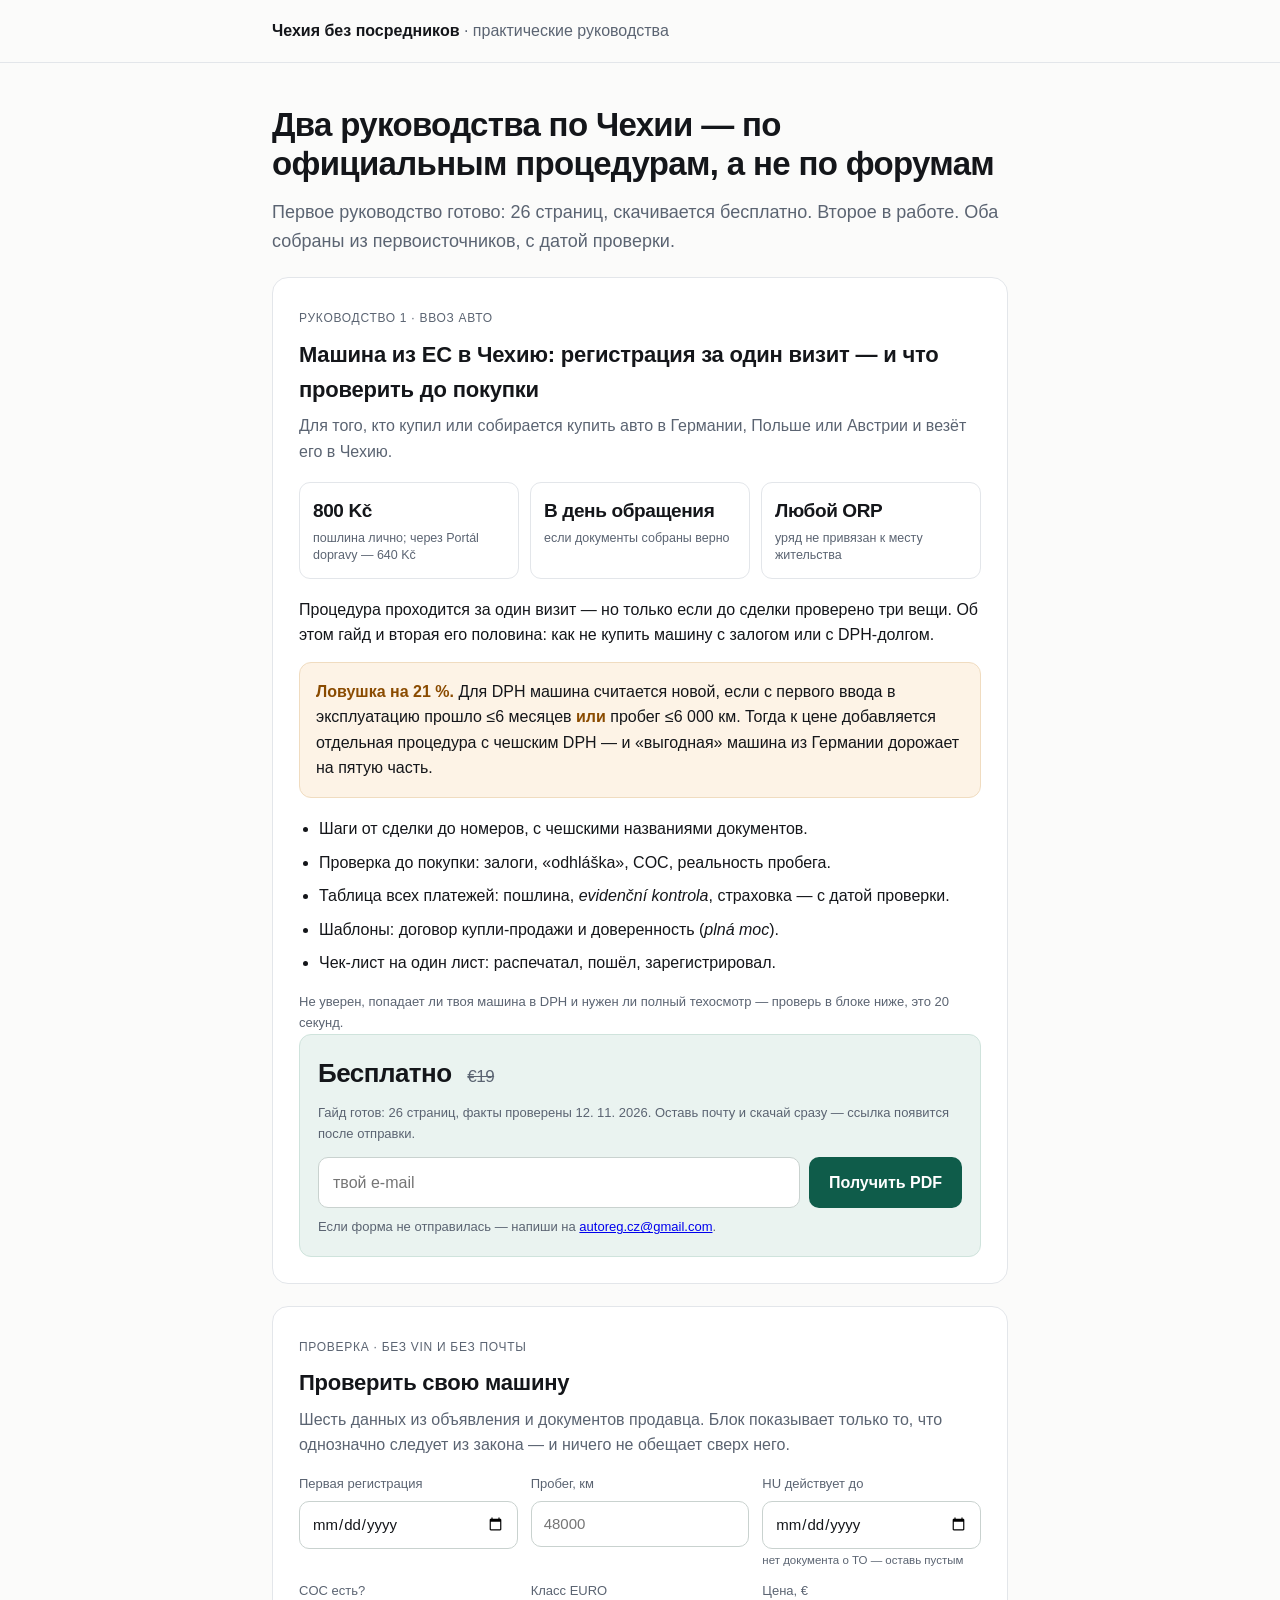
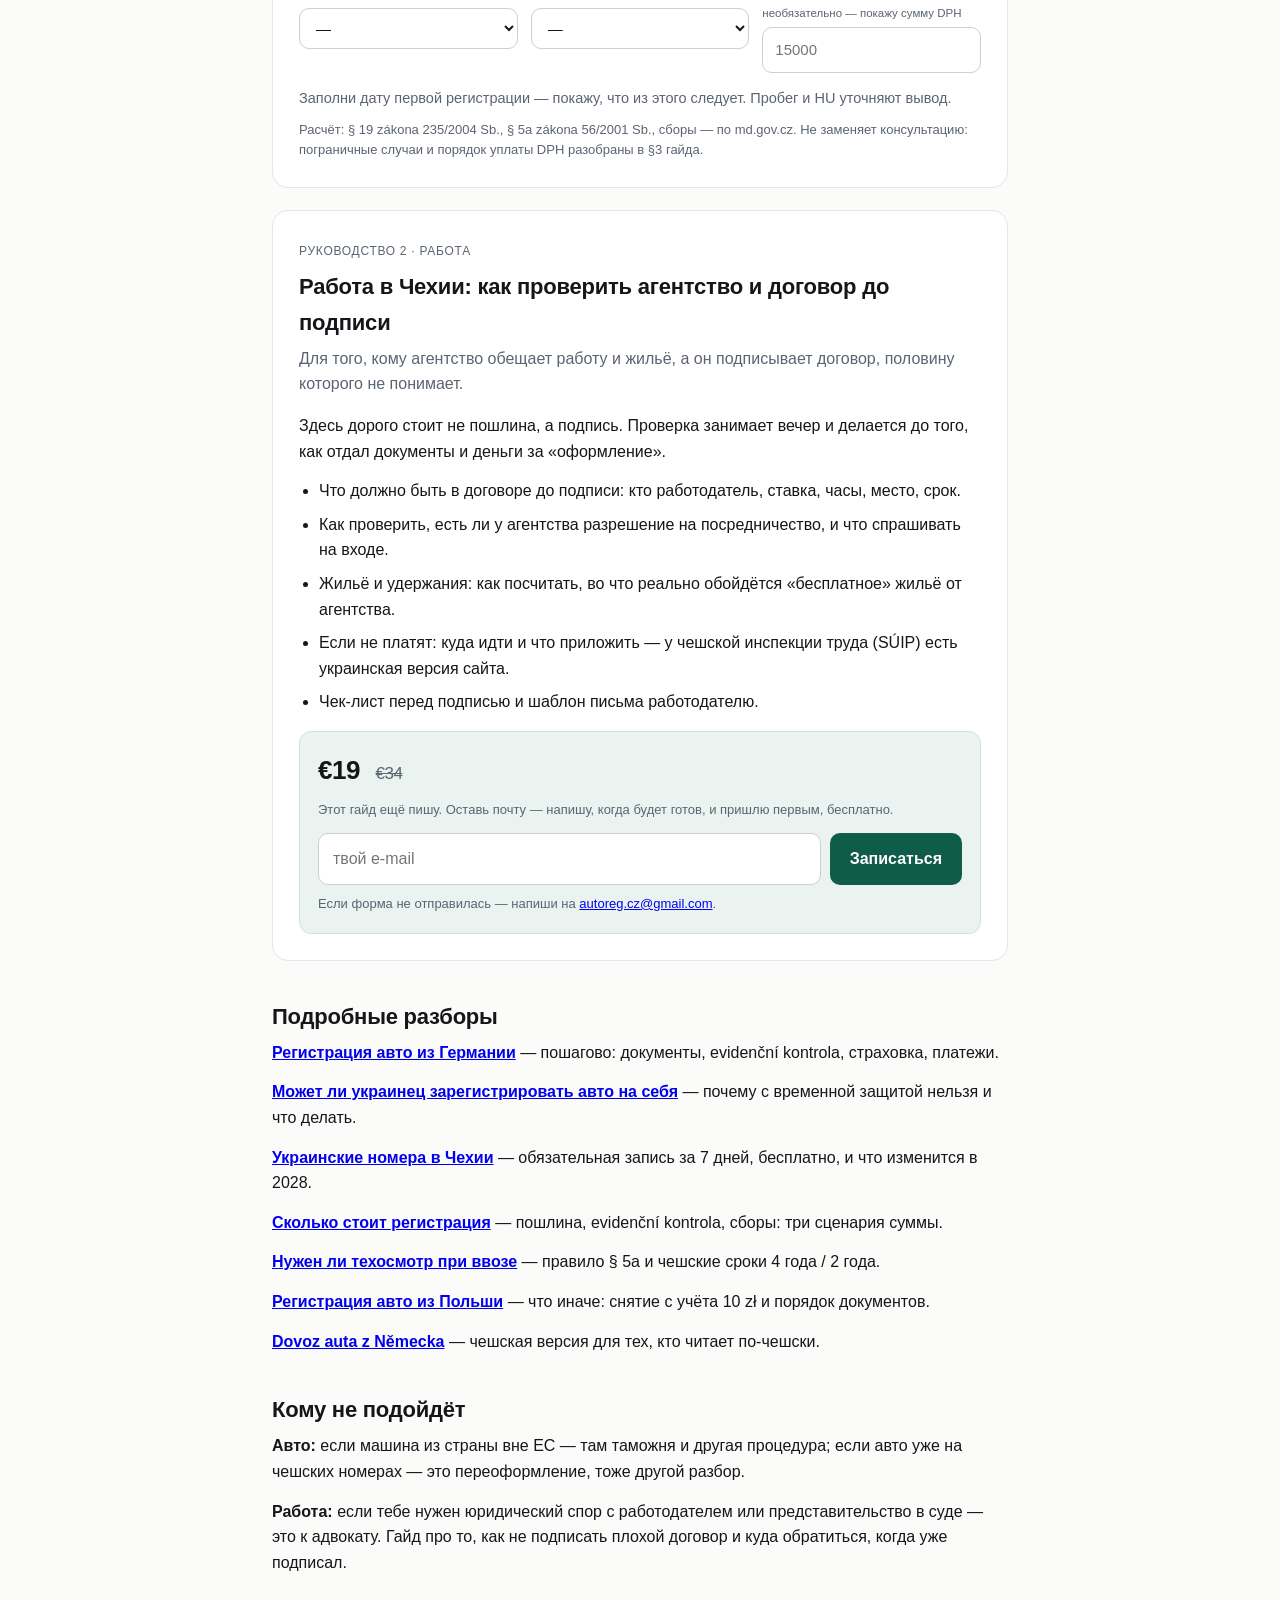
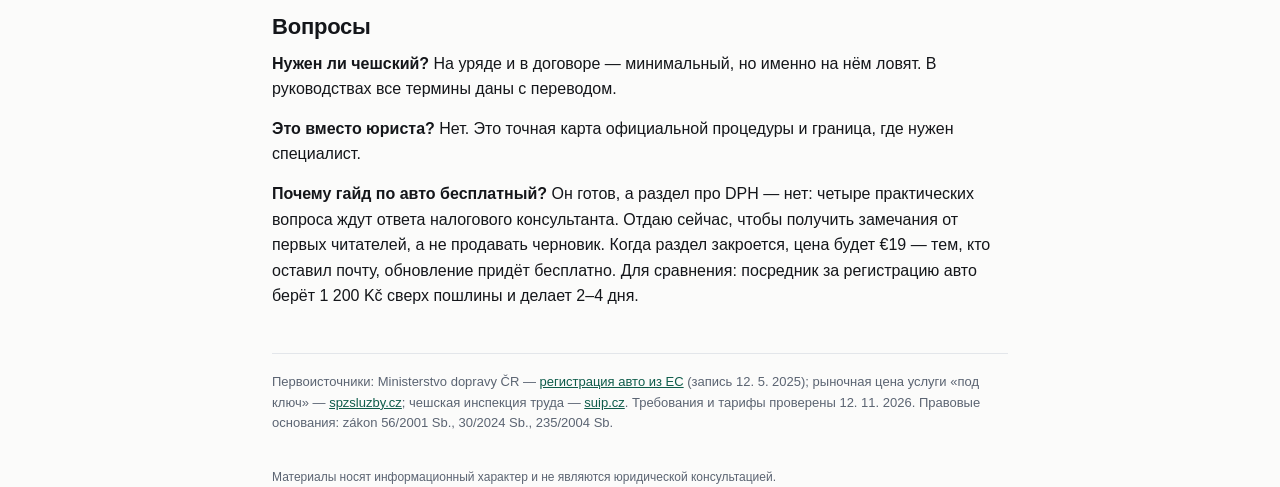
<file: index.html>
<!DOCTYPE html>
<html lang="ru">
<head>
<meta charset="utf-8">
<meta name="viewport" content="width=device-width, initial-scale=1">
<title>Два руководства по Чехии: авто из ЕС и работа без посредников</title>
<meta name="description" content="Практические руководства по Чехии на основе официальных источников: регистрация авто из ЕС и проверка агентства/договора до подписи.">
<link rel="canonical" href="https://yaroslav8292.github.io/auto-cz/">
<style>
  :root{
    --ink:#14161a; --muted:#5b6472; --line:#e3e6ea; --bg:#fbfbfa;
    --accent:#0f5c4a; --accent-soft:#eaf3f0; --warn:#8a4b00; --warn-soft:#fdf3e6;
  }
  *{box-sizing:border-box}
  body{margin:0;background:var(--bg);color:var(--ink);
    font:16px/1.6 -apple-system,BlinkMacSystemFont,"Segoe UI",Roboto,"Helvetica Neue",Arial,sans-serif;
    -webkit-font-smoothing:antialiased}
  .wrap{max-width:780px;margin:0 auto;padding:0 22px}
  header{border-bottom:1px solid var(--line);padding:18px 0}
  .brand{font-weight:650}
  .brand span{color:var(--muted);font-weight:400}
  h1{font-size:33px;line-height:1.2;letter-spacing:-.02em;margin:42px 0 14px;font-weight:700}
  h2{font-size:22px;margin:0 0 6px;letter-spacing:-.01em}
  .lead{font-size:18px;color:var(--muted);margin-bottom:8px}
  p{margin:0 0 14px}
  .card{background:#fff;border:1px solid var(--line);border-radius:16px;padding:26px;margin:22px 0;transition:box-shadow .2s,border-color .2s}
  .card.focus{border-color:#9cc3b6;box-shadow:0 0 0 3px rgba(15,92,74,.08)}
  .tag{display:inline-block;font-size:12px;letter-spacing:.06em;text-transform:uppercase;color:var(--muted);margin-bottom:8px}
  .who{color:var(--muted);margin:6px 0 16px}
  ul{padding-left:20px;margin:0 0 16px}
  li{margin-bottom:8px}
  .trap{background:var(--warn-soft);border:1px solid #f0dcc0;border-radius:12px;padding:16px;margin:0 0 18px}
  .trap b{color:var(--warn)}
  .buy{background:var(--accent-soft);border:1px solid #cfe3dc;border-radius:12px;padding:18px}
  .price{font-size:26px;font-weight:700;letter-spacing:-.02em}
  .price s{color:var(--muted);font-weight:400;font-size:17px;margin-left:9px}
  form{display:grid;grid-template-columns:1fr auto;gap:9px;margin-top:12px}
  input[type=email]{font:inherit;padding:12px 14px;border:1px solid #c9d2cf;border-radius:10px;background:#fff;width:100%}
  button{font:inherit;font-weight:600;padding:12px 20px;border:0;border-radius:10px;background:var(--accent);color:#fff;cursor:pointer;white-space:nowrap}
  button:hover{background:#0c4a3c}
  .fine{font-size:13px;color:var(--muted);margin:9px 0 0}
  .ok{display:none;background:#e8f5ee;border:1px solid #bfe0cc;color:#185c3a;padding:13px;border-radius:10px;margin-top:11px;font-size:15px}
  .ok a{color:#185c3a;font-weight:700}
  .calc{display:grid;grid-template-columns:repeat(3,1fr);gap:13px;margin:8px 0 0}
  .calc label{display:block;font-size:13px;color:var(--muted)}
  .calc label small{display:block;font-size:11.5px;margin-top:4px;line-height:1.35}
  .calc input,.calc select{font:inherit;font-size:15px;color:var(--ink);padding:10px 12px;border:1px solid #c9d2cf;border-radius:10px;background:#fff;width:100%;margin-top:6px}
  .calc-hint{color:var(--muted);font-size:14.5px;margin:14px 0 0}
  .verdict{margin-top:6px}
  .row{border:1px solid;border-radius:11px;padding:13px 15px;margin-top:10px;font-size:15px}
  .row b{font-weight:650}
  .row small{display:block;margin-top:5px;font-size:13px;line-height:1.45}
  .row.bad{background:var(--warn-soft);border-color:#f0dcc0;color:#6b3b00}
  .row.mid{background:#fdfaea;border-color:#eadfb8;color:#6b5a00}
  .row.good{background:var(--accent-soft);border-color:#cfe3dc;color:#124a3c}
  .calc-cta{font-size:14px;color:var(--muted);margin:15px 0 0}
  .calc-cta a{color:var(--accent);font-weight:600}
  .ok small{display:block;margin-top:7px;font-size:12.5px;line-height:1.45;color:#3d6a52;font-weight:400}
  .facts{display:grid;grid-template-columns:repeat(3,1fr);gap:11px;margin:18px 0 0}
  .fact{background:#fff;border:1px solid var(--line);border-radius:11px;padding:13px}
  .fact b{display:block;font-size:19px;letter-spacing:-.02em}
  .fact small{color:var(--muted);font-size:12.5px;line-height:1.4;display:block;margin-top:3px}
  .src{font-size:13px;color:var(--muted);border-top:1px solid var(--line);margin-top:44px;padding:18px 0 20px}
  .src a{color:var(--accent)}
  footer{font-size:12px;color:var(--muted);padding-bottom:44px}
  @media (max-width:640px){
    h1{font-size:26px} .facts{grid-template-columns:1fr} form{grid-template-columns:1fr} button{width:100%} .calc{grid-template-columns:1fr}
    .card{padding:20px}
  }
</style>
</head>
<body>
<header><div class="wrap"><div class="brand">Чехия без посредников <span>· практические руководства</span></div></div></header>

<main class="wrap">
  <h1>Два руководства по Чехии — по официальным процедурам, а не по форумам</h1>
  <p class="lead">Первое руководство готово: 26 страниц, скачивается бесплатно. Второе в работе. Оба собраны из первоисточников, с датой проверки.</p>

  <!-- ============ ОФФЕР F ============ -->
  <section class="card" id="f">
    <div class="tag">Руководство 1 · ввоз авто</div>
    <h2>Машина из ЕС в Чехию: регистрация за один визит — и что проверить до покупки</h2>
    <p class="who">Для того, кто купил или собирается купить авто в Германии, Польше или Австрии и везёт его в Чехию.</p>

    <div class="facts">
      <div class="fact"><b>800 Kč</b><small>пошлина лично; через Portál dopravy — 640 Kč</small></div>
      <div class="fact"><b>В день обращения</b><small>если документы собраны верно</small></div>
      <div class="fact"><b>Любой ORP</b><small>уряд не привязан к месту жительства</small></div>
    </div>

    <p style="margin-top:18px">Процедура проходится за один визит — но только если до сделки проверено три вещи. Об этом гайд и вторая его половина: как не купить машину с залогом или с DPH-долгом.</p>

    <div class="trap"><b>Ловушка на 21 %.</b> Для DPH машина считается новой, если с первого ввода в эксплуатацию прошло ≤6 месяцев <b>или</b> пробег ≤6 000 км. Тогда к цене добавляется отдельная процедура с чешским DPH — и «выгодная» машина из Германии дорожает на пятую часть.</div>

    <ul>
      <li>Шаги от сделки до номеров, с чешскими названиями документов.</li>
      <li>Проверка до покупки: залоги, «odhláška», COC, реальность пробега.</li>
      <li>Таблица всех платежей: пошлина, <em>evidenční kontrola</em>, страховка — с датой проверки.</li>
      <li>Шаблоны: договор купли-продажи и доверенность (<em>plná moc</em>).</li>
      <li>Чек-лист на один лист: распечатал, пошёл, зарегистрировал.</li>
    </ul>

    <p class="fine">Не уверен, попадает ли твоя машина в DPH и нужен ли полный техосмотр — проверь в блоке ниже, это 20 секунд.</p>

    <div class="buy">
      <div class="price">Бесплатно <s>€19</s></div>
      <p class="fine">Гайд готов: 26 страниц, факты проверены 12. 11. 2026. Оставь почту и скачай сразу — ссылка появится после отправки.</p>
      <form data-offer="F">
        <input type="email" name="email" placeholder="твой e-mail" autocomplete="email" required>
        <button type="submit">Получить PDF</button>
      </form>
      <div class="ok">Готово. <a href="auto-eu-cz-guide.pdf" download>Скачать гайд (PDF, 26 страниц)</a>
        <small>Раздел про DPH написан по тексту закона, но четыре практических вопроса там помечены как открытые — их закрою после ответа налогового консультанта и пришлю обновление на эту почту.</small></div>
      <p class="fine">Если форма не отправилась — напиши на <a href="mailto:autoreg.cz@gmail.com">autoreg.cz@gmail.com</a>.</p>
    </div>
  </section>

  <!-- ============ ПРОВЕРКА МАШИНЫ ============ -->
  <section class="card" id="check">
    <div class="tag">Проверка · без VIN и без почты</div>
    <h2>Проверить свою машину</h2>
    <p class="who">Шесть данных из объявления и документов продавца. Блок показывает только то, что однозначно следует из закона — и ничего не обещает сверх него.</p>

    <div class="calc">
      <label>Первая регистрация
        <input type="date" id="c-reg"></label>
      <label>Пробег, км
        <input type="number" id="c-km" min="0" step="1" inputmode="numeric" placeholder="48000"></label>
      <label>HU действует до
        <input type="date" id="c-hu"><small>нет документа о ТО — оставь пустым</small></label>
      <label>COC есть?
        <select id="c-coc"><option value="">—</option><option value="yes">да</option><option value="no">нет</option></select></label>
      <label>Класс EURO
        <select id="c-euro"><option value="">—</option><option value="3">EURO 3 и выше</option><option value="2">EURO 2</option><option value="1">EURO 1</option><option value="0">ниже EURO 1</option></select></label>
      <label>Цена, €
        <small>необязательно — покажу сумму DPH</small>
        <input type="number" id="c-price" min="0" step="100" placeholder="15000"></label>
    </div>

    <div class="verdict" id="c-out" aria-live="polite"></div>
    <p class="fine">Расчёт: § 19 zákona 235/2004 Sb., § 5a zákona 56/2001 Sb., сборы — по md.gov.cz. Не заменяет консультацию: пограничные случаи и порядок уплаты DPH разобраны в §3 гайда.</p>
  </section>

  <!-- ============ ОФФЕР D ============ -->
  <section class="card" id="d">
    <div class="tag">Руководство 2 · работа</div>
    <h2>Работа в Чехии: как проверить агентство и договор до подписи</h2>
    <p class="who">Для того, кому агентство обещает работу и жильё, а он подписывает договор, половину которого не понимает.</p>

    <p>Здесь дорого стоит не пошлина, а подпись. Проверка занимает вечер и делается до того, как отдал документы и деньги за «оформление».</p>

    <ul>
      <li>Что должно быть в договоре до подписи: кто работодатель, ставка, часы, место, срок.</li>
      <li>Как проверить, есть ли у агентства разрешение на посредничество, и что спрашивать на входе.</li>
      <li>Жильё и удержания: как посчитать, во что реально обойдётся «бесплатное» жильё от агентства.</li>
      <li>Если не платят: куда идти и что приложить — у чешской инспекции труда (SÚIP) есть украинская версия сайта.</li>
      <li>Чек-лист перед подписью и шаблон письма работодателю.</li>
    </ul>

    <div class="buy">
      <div class="price">€19 <s>€34</s></div>
      <p class="fine">Этот гайд ещё пишу. Оставь почту — напишу, когда будет готов, и пришлю первым, бесплатно.</p>
      <form data-offer="D">
        <input type="email" name="email" placeholder="твой e-mail" autocomplete="email" required>
        <button type="submit">Записаться</button>
      </form>
      <div class="ok">Готово. Напишу, когда гайд по работе будет готов.</div>
      <p class="fine">Если форма не отправилась — напиши на <a href="mailto:autoreg.cz@gmail.com">autoreg.cz@gmail.com</a>.</p>
    </div>
  </section>

  <h2 style="margin-top:38px">Подробные разборы</h2>
  <p><a href="registrace-avto-iz-germanii.html"><b>Регистрация авто из Германии</b></a> — пошагово: документы, evidenční kontrola, страховка, платежи.</p>
  <p><a href="registrace-avto-dlya-ukraincev.html"><b>Может ли украинец зарегистрировать авто на себя</b></a> — почему с временной защитой нельзя и что делать.</p>
  <p><a href="ukrainskie-nomera-v-chehii.html"><b>Украинские номера в Чехии</b></a> — обязательная запись за 7 дней, бесплатно, и что изменится в 2028.</p>
  <p><a href="skolko-stoit-registrace-avto-v-chehii.html"><b>Сколько стоит регистрация</b></a> — пошлина, evidenční kontrola, сборы: три сценария суммы.</p>
  <p><a href="tehosmotr-pri-vvoze-avto-v-chehii.html"><b>Нужен ли техосмотр при ввозе</b></a> — правило § 5a и чешские сроки 4 года / 2 года.</p>
  <p><a href="registrace-avto-iz-polshi.html"><b>Регистрация авто из Польши</b></a> — что иначе: снятие с учёта 10 zł и порядок документов.</p>
  <p><a href="dovoz-auta-z-nemecka.html"><b>Dovoz auta z Německa</b></a> — чешская версия для тех, кто читает по-чешски.</p>

  <h2 style="margin-top:38px">Кому не подойдёт</h2>
  <p><b>Авто:</b> если машина из страны вне ЕС — там таможня и другая процедура; если авто уже на чешских номерах — это переоформление, тоже другой разбор.</p>
  <p><b>Работа:</b> если тебе нужен юридический спор с работодателем или представительство в суде — это к адвокату. Гайд про то, как не подписать плохой договор и куда обратиться, когда уже подписал.</p>

  <h2 style="margin-top:34px">Вопросы</h2>
  <p><b>Нужен ли чешский?</b> На уряде и в договоре — минимальный, но именно на нём ловят. В руководствах все термины даны с переводом.</p>
  <p><b>Это вместо юриста?</b> Нет. Это точная карта официальной процедуры и граница, где нужен специалист.</p>
  <p><b>Почему гайд по авто бесплатный?</b> Он готов, а раздел про DPH — нет: четыре практических вопроса ждут ответа налогового консультанта. Отдаю сейчас, чтобы получить замечания от первых читателей, а не продавать черновик. Когда раздел закроется, цена будет €19 — тем, кто оставил почту, обновление придёт бесплатно. Для сравнения: посредник за регистрацию авто берёт 1 200 Kč сверх пошлины и делает 2–4 дня.</p>

  <p class="src">
    Первоисточники: Ministerstvo dopravy ČR —
    <a href="https://md.gov.cz/Zivotni-situace/Registr-vozidel/dovoz-eu" target="_blank" rel="noopener">регистрация авто из ЕС</a> (запись 12. 5. 2025);
    рыночная цена услуги «под ключ» —
    <a href="https://spzsluzby.cz/prihlaseni-dovezeneho-vozidla/" target="_blank" rel="noopener">spzsluzby.cz</a>;
    чешская инспекция труда —
    <a href="https://www.suip.cz/" target="_blank" rel="noopener">suip.cz</a>.
    Требования и тарифы проверены 12. 11. 2026. Правовые основания: zákon 56/2001 Sb., 30/2024 Sb., 235/2004 Sb.
  </p>
</main>

<footer class="wrap">Материалы носят информационный характер и не являются юридической консультацией.</footer>

<script src="check.js"></script>
<script>
  // FormSubmit: адрес уже подставлен. После первого сабмита придёт письмо-активация.
  var ENDPOINT = "https://formsubmit.co/ajax/autoreg.cz@gmail.com";

  // Атрибуция: ссылка с ?o=f или ?o=d подсвечивает нужный оффер.
  var offer = new URLSearchParams(location.search).get("o");
  if (offer) {
    var el = document.getElementById(offer.toLowerCase());
    if (el) el.classList.add("focus");
  }

  document.querySelectorAll("form[data-offer]").forEach(function (form) {
    form.addEventListener("submit", function (e) {
      e.preventDefault();
      var input = form.querySelector("input[type=email]");
      var email = input.value.trim();
      if (!/^[^@\s]+@[^@\s]+\.[^@\s]+$/.test(email)) { input.focus(); return; }
      var offerCode = form.getAttribute("data-offer");
      fetch(ENDPOINT, {
        method: "POST",
        headers: { "Content-Type": "application/json", Accept: "application/json" },
        body: JSON.stringify({
          email: email,
          offer: offerCode,
          source: location.search || "direct",
          _subject: "Лист ожидания · " + offerCode + " (" + (offerCode === "F" ? "авто" : "работа") + ")"
        })
      }).then(function (r) {
        if (!r.ok) throw new Error(r.status);
        form.style.display = "none";
        form.parentNode.querySelector(".ok").style.display = "block";
      }).catch(function () {
        // Отправка не прошла — файл всё равно отдаём, но честно говорим про почту.
        form.style.display = "none";
        var box = form.parentNode.querySelector(".ok");
        box.style.display = "block";
        var note = document.createElement("p");
        note.className = "fine";
        note.innerHTML = "Адрес не сохранился. Если хочешь получать обновления — напиши на " +
          '<a href="mailto:autoreg.cz@gmail.com">autoreg.cz@gmail.com</a>.';
        box.insertAdjacentElement("afterend", note);
      });
    });
  });
</script>
</body>
</html>
</file>
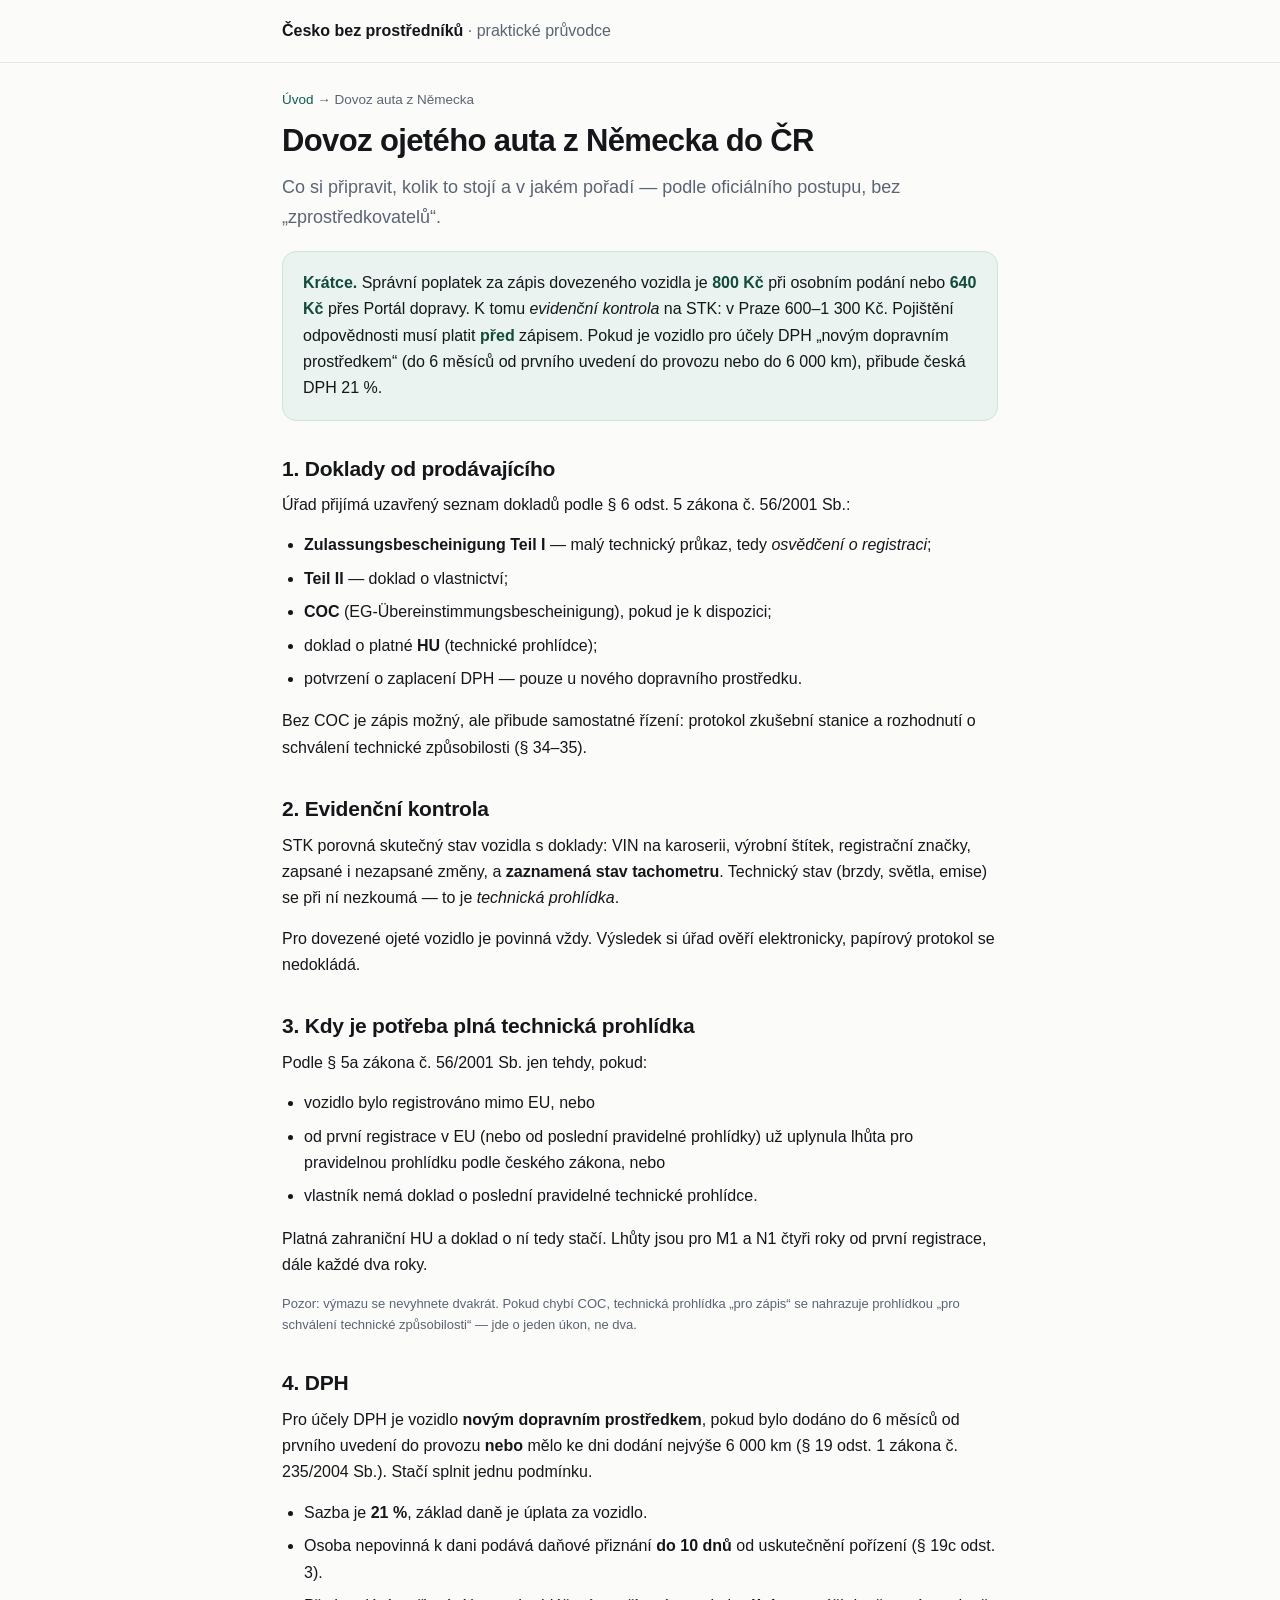
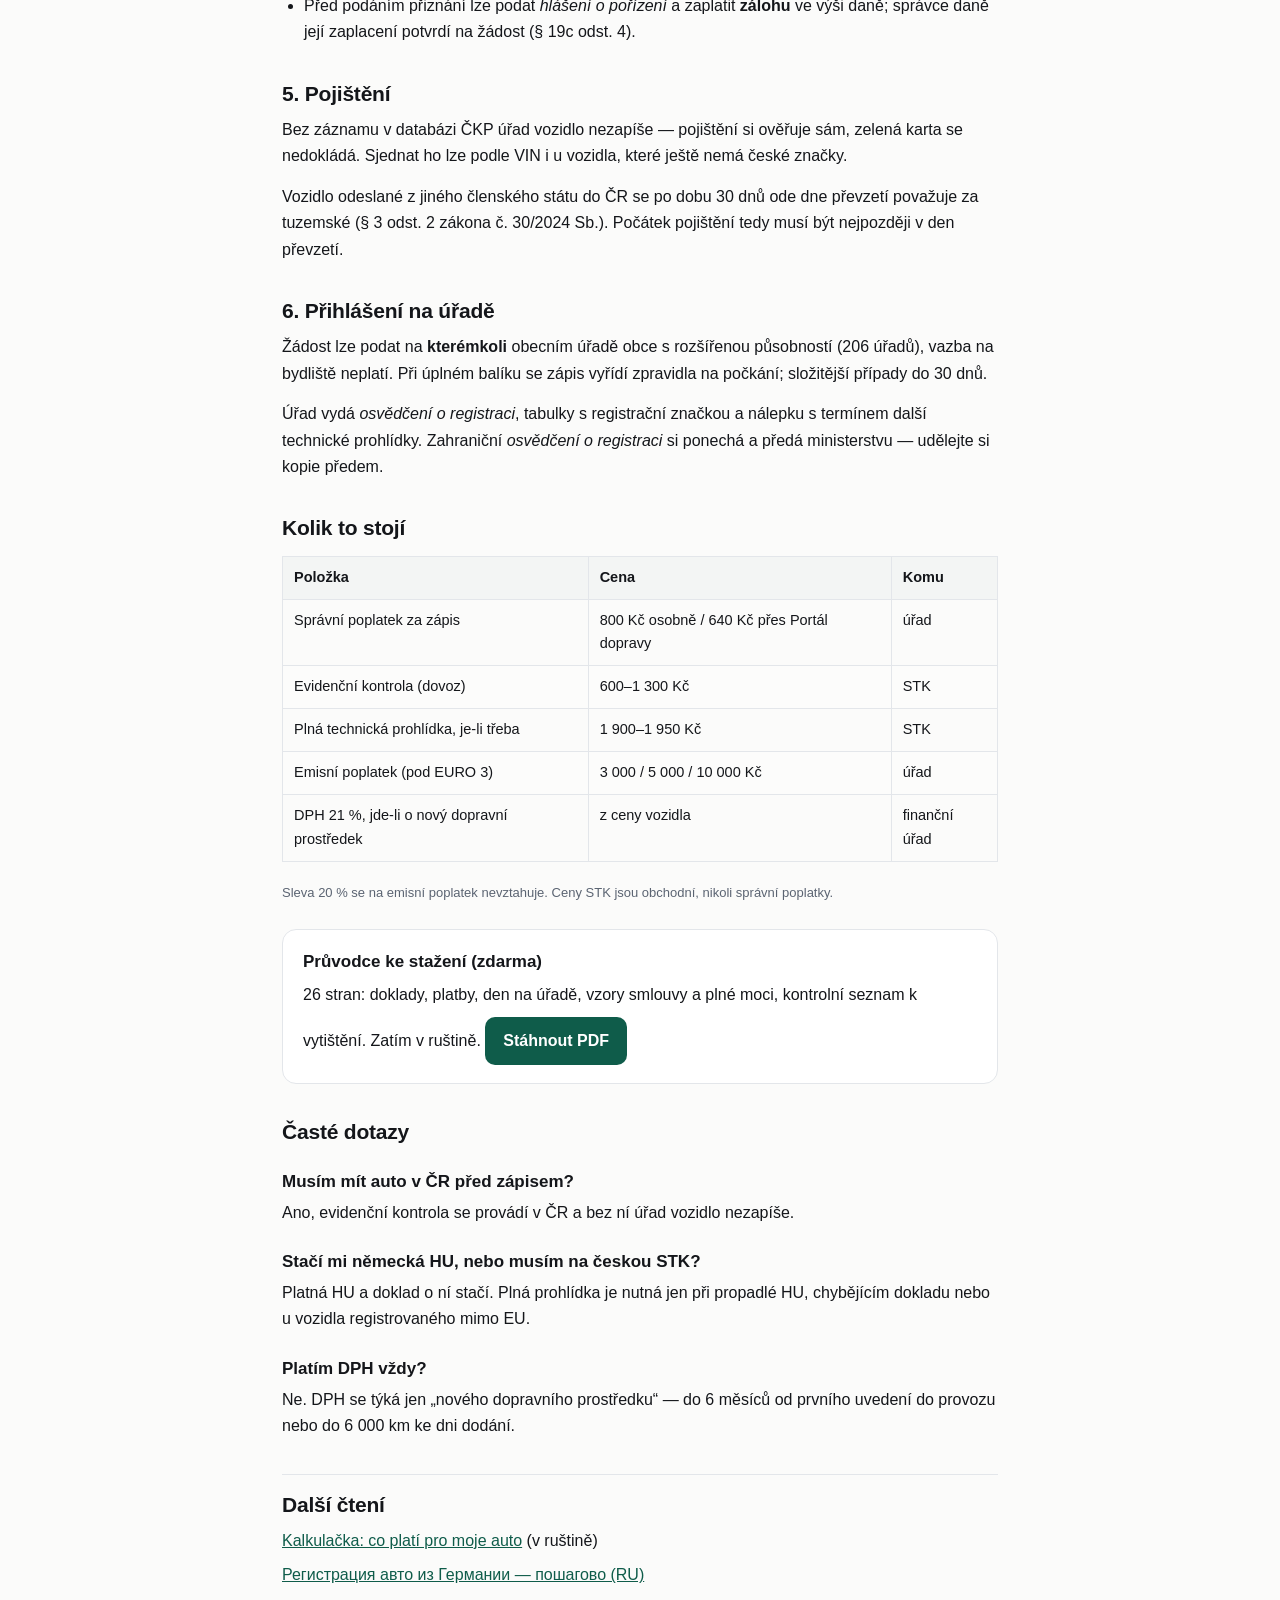
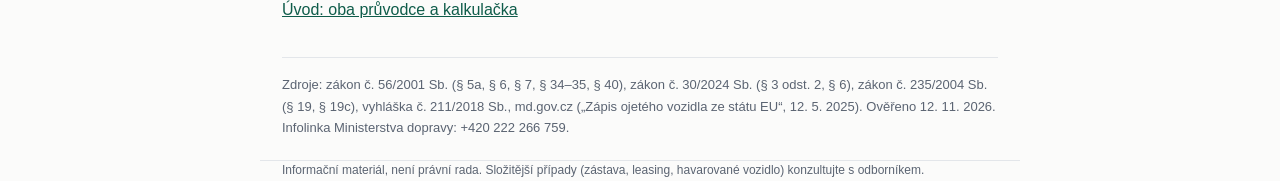
<file: dovoz-auta-z-nemecka.html>
<!DOCTYPE html>
<html lang="cs">
<head>
<meta charset="utf-8">
<meta name="viewport" content="width=device-width, initial-scale=1">
<title>Dovoz auta z Německa do ČR: DPH, kontrola, přihlášení</title>
<meta name="description" content="Postup při dovozu ojetého auta z Německa: doklady, evidenční kontrola 600–1 300 Kč, DPH u nového dopravního prostředku, pojištění a přihlášení na úřadě. Ověřeno 12. 11. 2026.">
<link rel="canonical" href="https://yaroslav8292.github.io/auto-cz/dovoz-auta-z-nemecka.html">
<link rel="stylesheet" href="article.css">
</head>
<body>
<header><div class="wrap"><a class="brand" href="index.html">Česko bez prostředníků</a> <span>· praktické průvodce</span></div></header>

<main class="wrap">
  <p class="crumbs"><a href="index.html">Úvod</a> → Dovoz auta z Německa</p>
  <h1>Dovoz ojetého auta z Německa do ČR</h1>

  <p class="lead">Co si připravit, kolik to stojí a v jakém pořadí — podle oficiálního postupu, bez „zprostředkovatelů“.</p>

  <div class="answer">
    <b>Krátce.</b> Správní poplatek za zápis dovezeného vozidla je <b>800 Kč</b> při osobním podání nebo <b>640 Kč</b> přes Portál dopravy. K tomu <i>evidenční kontrola</i> na STK: v Praze 600–1 300 Kč. Pojištění odpovědnosti musí platit <b>před</b> zápisem. Pokud je vozidlo pro účely DPH „novým dopravním prostředkem“ (do 6 měsíců od prvního uvedení do provozu nebo do 6 000 km), přibude česká DPH 21 %.
  </div>

  <h2>1. Doklady od prodávajícího</h2>
  <p>Úřad přijímá uzavřený seznam dokladů podle § 6 odst. 5 zákona č. 56/2001 Sb.:</p>
  <ul>
    <li><b>Zulassungsbescheinigung Teil I</b> — malý technický průkaz, tedy <i>osvědčení o registraci</i>;</li>
    <li><b>Teil II</b> — doklad o vlastnictví;</li>
    <li><b>COC</b> (EG-Übereinstimmungsbescheinigung), pokud je k dispozici;</li>
    <li>doklad o platné <b>HU</b> (technické prohlídce);</li>
    <li>potvrzení o zaplacení DPH — pouze u nového dopravního prostředku.</li>
  </ul>
  <p>Bez COC je zápis možný, ale přibude samostatné řízení: protokol zkušební stanice a rozhodnutí o schválení technické způsobilosti (§ 34–35).</p>

  <h2>2. Evidenční kontrola</h2>
  <p>STK porovná skutečný stav vozidla s doklady: VIN na karoserii, výrobní štítek, registrační značky, zapsané i nezapsané změny, a <b>zaznamená stav tachometru</b>. Technický stav (brzdy, světla, emise) se při ní nezkoumá — to je <i>technická prohlídka</i>.</p>
  <p>Pro dovezené ojeté vozidlo je povinná vždy. Výsledek si úřad ověří elektronicky, papírový protokol se nedokládá.</p>

  <h2>3. Kdy je potřeba plná technická prohlídka</h2>
  <p>Podle § 5a zákona č. 56/2001 Sb. jen tehdy, pokud:</p>
  <ul>
    <li>vozidlo bylo registrováno mimo EU, nebo</li>
    <li>od první registrace v EU (nebo od poslední pravidelné prohlídky) už uplynula lhůta pro pravidelnou prohlídku podle českého zákona, nebo</li>
    <li>vlastník nemá doklad o poslední pravidelné technické prohlídce.</li>
  </ul>
  <p>Platná zahraniční HU a doklad o ní tedy stačí. Lhůty jsou pro M1 a N1 čtyři roky od první registrace, dále každé dva roky.</p>
  <p class="small">Pozor: výmazu se nevyhnete dvakrát. Pokud chybí COC, technická prohlídka „pro zápis“ se nahrazuje prohlídkou „pro schválení technické způsobilosti“ — jde o jeden úkon, ne dva.</p>

  <h2>4. DPH</h2>
  <p>Pro účely DPH je vozidlo <b>novým dopravním prostředkem</b>, pokud bylo dodáno do 6 měsíců od prvního uvedení do provozu <b>nebo</b> mělo ke dni dodání nejvýše 6 000 km (§ 19 odst. 1 zákona č. 235/2004 Sb.). Stačí splnit jednu podmínku.</p>
  <ul>
    <li>Sazba je <b>21 %</b>, základ daně je úplata za vozidlo.</li>
    <li>Osoba nepovinná k dani podává daňové přiznání <b>do 10 dnů</b> od uskutečnění pořízení (§ 19c odst. 3).</li>
    <li>Před podáním přiznání lze podat <i>hlášení o pořízení</i> a zaplatit <b>zálohu</b> ve výši daně; správce daně její zaplacení potvrdí na žádost (§ 19c odst. 4).</li>
  </ul>

  <h2>5. Pojištění</h2>
  <p>Bez záznamu v databázi ČKP úřad vozidlo nezapíše — pojištění si ověřuje sám, zelená karta se nedokládá. Sjednat ho lze podle VIN i u vozidla, které ještě nemá české značky.</p>
  <p>Vozidlo odeslané z jiného členského státu do ČR se po dobu 30 dnů ode dne převzetí považuje za tuzemské (§ 3 odst. 2 zákona č. 30/2024 Sb.). Počátek pojištění tedy musí být nejpozději v den převzetí.</p>

  <h2>6. Přihlášení na úřadě</h2>
  <p>Žádost lze podat na <b>kterémkoli</b> obecním úřadě obce s rozšířenou působností (206 úřadů), vazba na bydliště neplatí. Při úplném balíku se zápis vyřídí zpravidla na počkání; složitější případy do 30 dnů.</p>
  <p>Úřad vydá <i>osvědčení o registraci</i>, tabulky s registrační značkou a nálepku s termínem další technické prohlídky. Zahraniční <i>osvědčení o registraci</i> si ponechá a předá ministerstvu — udělejte si kopie předem.</p>

  <h2>Kolik to stojí</h2>
  <table>
    <thead><tr><th>Položka</th><th>Cena</th><th>Komu</th></tr></thead>
    <tbody>
      <tr><td>Správní poplatek za zápis</td><td>800 Kč osobně / 640 Kč přes Portál dopravy</td><td>úřad</td></tr>
      <tr><td>Evidenční kontrola (dovoz)</td><td>600–1 300 Kč</td><td>STK</td></tr>
      <tr><td>Plná technická prohlídka, je-li třeba</td><td>1 900–1 950 Kč</td><td>STK</td></tr>
      <tr><td>Emisní poplatek (pod EURO 3)</td><td>3 000 / 5 000 / 10 000 Kč</td><td>úřad</td></tr>
      <tr><td>DPH 21 %, jde-li o nový dopravní prostředek</td><td>z ceny vozidla</td><td>finanční úřad</td></tr>
    </tbody>
  </table>
  <p class="small">Sleva 20 % se na emisní poplatek nevztahuje. Ceny STK jsou obchodní, nikoli správní poplatky.</p>

  <div class="cta">
    <b>Průvodce ke stažení (zdarma)</b>
    26 stran: doklady, platby, den na úřadě, vzory smlouvy a plné moci, kontrolní seznam k vytištění. Zatím v ruštině.
    <a class="btn" href="index.html#f">Stáhnout PDF</a>
  </div>

  <div class="faq">
    <h2>Časté dotazy</h2>
    <h3>Musím mít auto v ČR před zápisem?</h3>
    <p>Ano, evidenční kontrola se provádí v ČR a bez ní úřad vozidlo nezapíše.</p>
    <h3>Stačí mi německá HU, nebo musím na českou STK?</h3>
    <p>Platná HU a doklad o ní stačí. Plná prohlídka je nutná jen při propadlé HU, chybějícím dokladu nebo u vozidla registrovaného mimo EU.</p>
    <h3>Platím DPH vždy?</h3>
    <p>Ne. DPH se týká jen „nového dopravního prostředku“ — do 6 měsíců od prvního uvedení do provozu nebo do 6 000 km ke dni dodání.</p>
  </div>

  <div class="more">
    <h2>Další čtení</h2>
    <ul>
      <li><a href="index.html#check">Kalkulačka: co platí pro moje auto</a> (v ruštině)</li>
      <li><a href="registrace-avto-iz-germanii.html">Регистрация авто из Германии — пошагово (RU)</a></li>
      <li><a href="index.html">Úvod: oba průvodce a kalkulačka</a></li>
    </ul>
  </div>

  <p class="src">Zdroje: zákon č. 56/2001 Sb. (§ 5a, § 6, § 7, § 34–35, § 40), zákon č. 30/2024 Sb. (§ 3 odst. 2, § 6), zákon č. 235/2004 Sb. (§ 19, § 19c), vyhláška č. 211/2018 Sb., md.gov.cz („Zápis ojetého vozidla ze státu EU“, 12. 5. 2025). Ověřeno 12. 11. 2026. Infolinka Ministerstva dopravy: +420 222 266 759.</p>
</main>

<footer class="wrap">Informační materiál, není právní rada. Složitější případy (zástava, leasing, havarované vozidlo) konzultujte s odborníkem.</footer>

<script type="application/ld+json">
{"@context":"https://schema.org","@type":"FAQPage","inLanguage":"cs","mainEntity":[
{"@type":"Question","name":"Jaká je cena přihlášení dovezeného vozidla z Německa?","acceptedAnswer":{"@type":"Answer","text":"Správní poplatek 800 Kč při osobním podání nebo 640 Kč přes Portál dopravy, plus evidenční kontrola 600–1 300 Kč a případné DPH 21 %, jde-li o nový dopravní prostředek."}},
{"@type":"Question","name":"Stačí k zápisu německá technická prohlídka HU?","acceptedAnswer":{"@type":"Answer","text":"Platná HU a doklad o ní stačí. Plná technická prohlídka je nutná podle § 5a jen při propadlé HU, chybějícím dokladu nebo u vozidla registrovaného mimo EU."}},
{"@type":"Question","name":"Kdy je z dovozu auta z Německa nutné platit českou DPH?","acceptedAnswer":{"@type":"Answer","text":"Pokud bylo vozidlo dodáno do 6 měsíců od prvního uvedení do provozu nebo mělo ke dni dodání nejvýše 6 000 km. Sazba je 21 % a přiznání se podává do 10 dnů."}}
]}
</script>
</body>
</html>
</file>
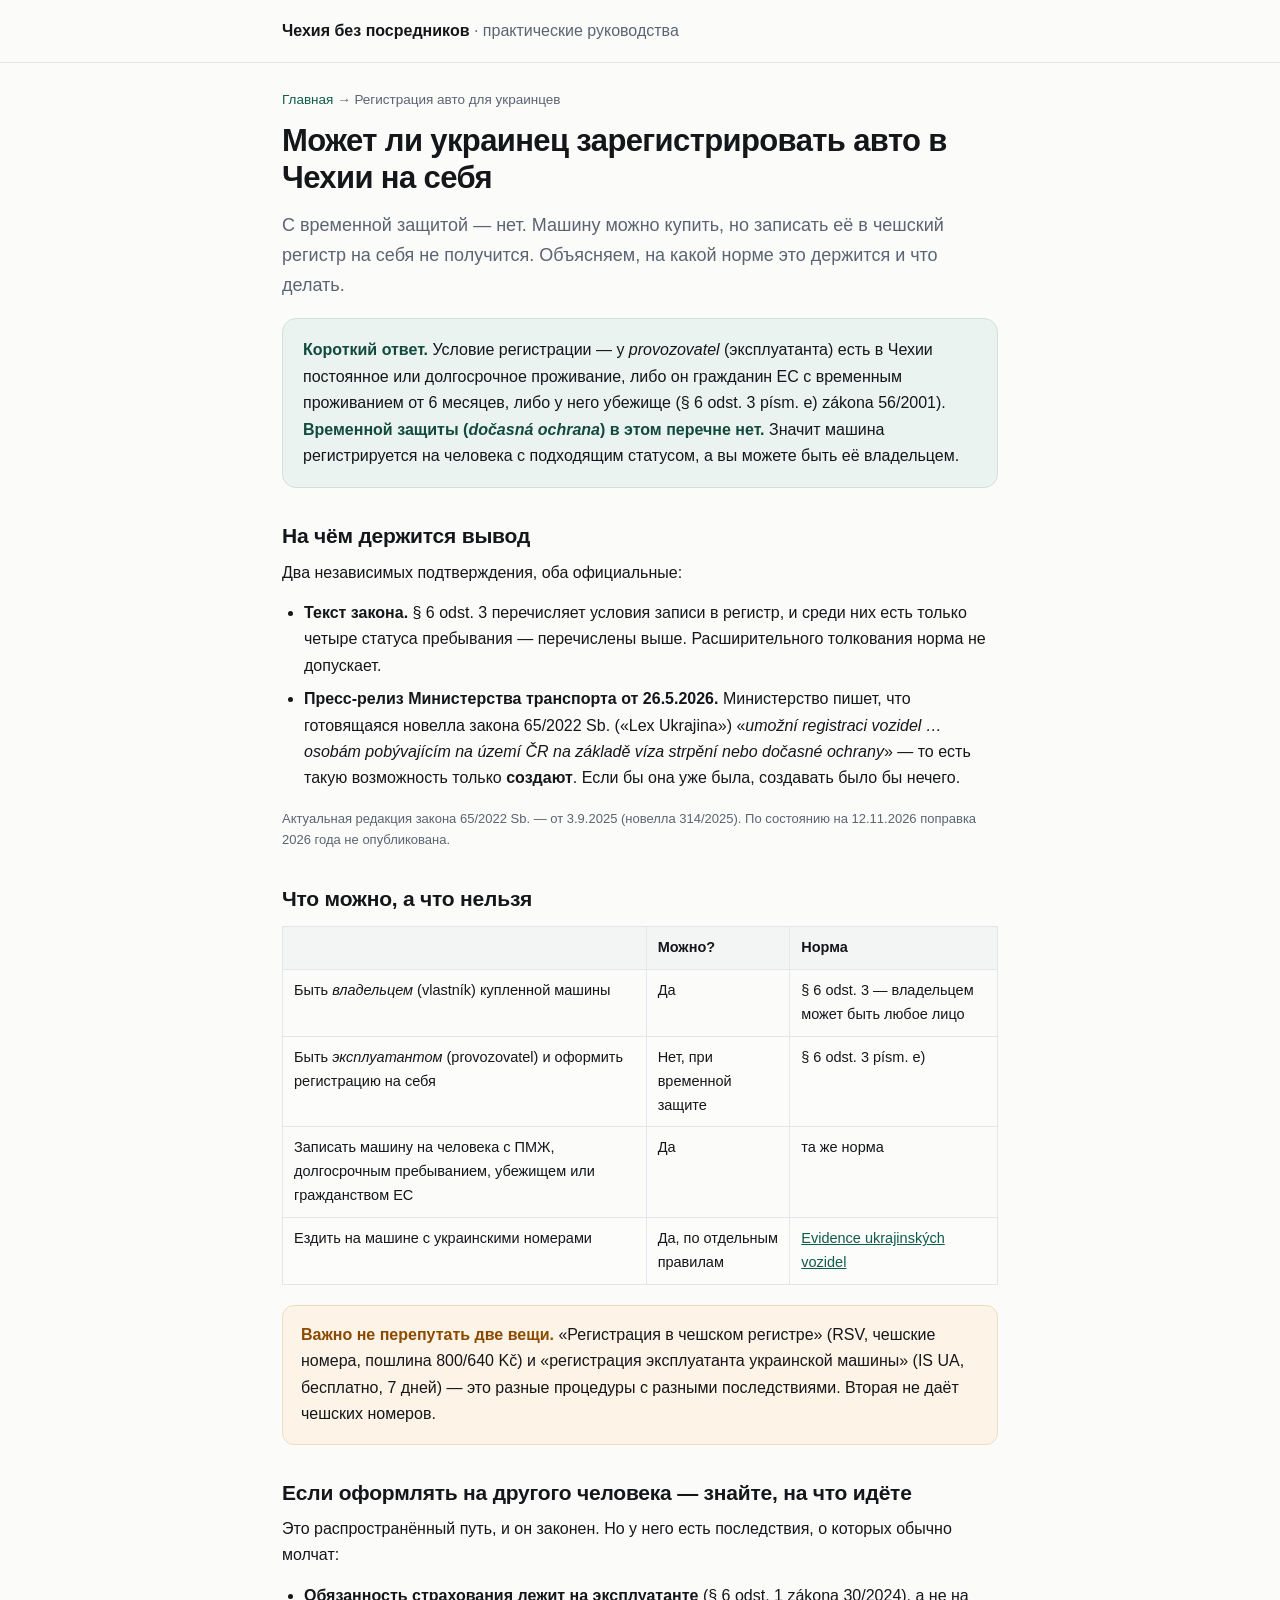
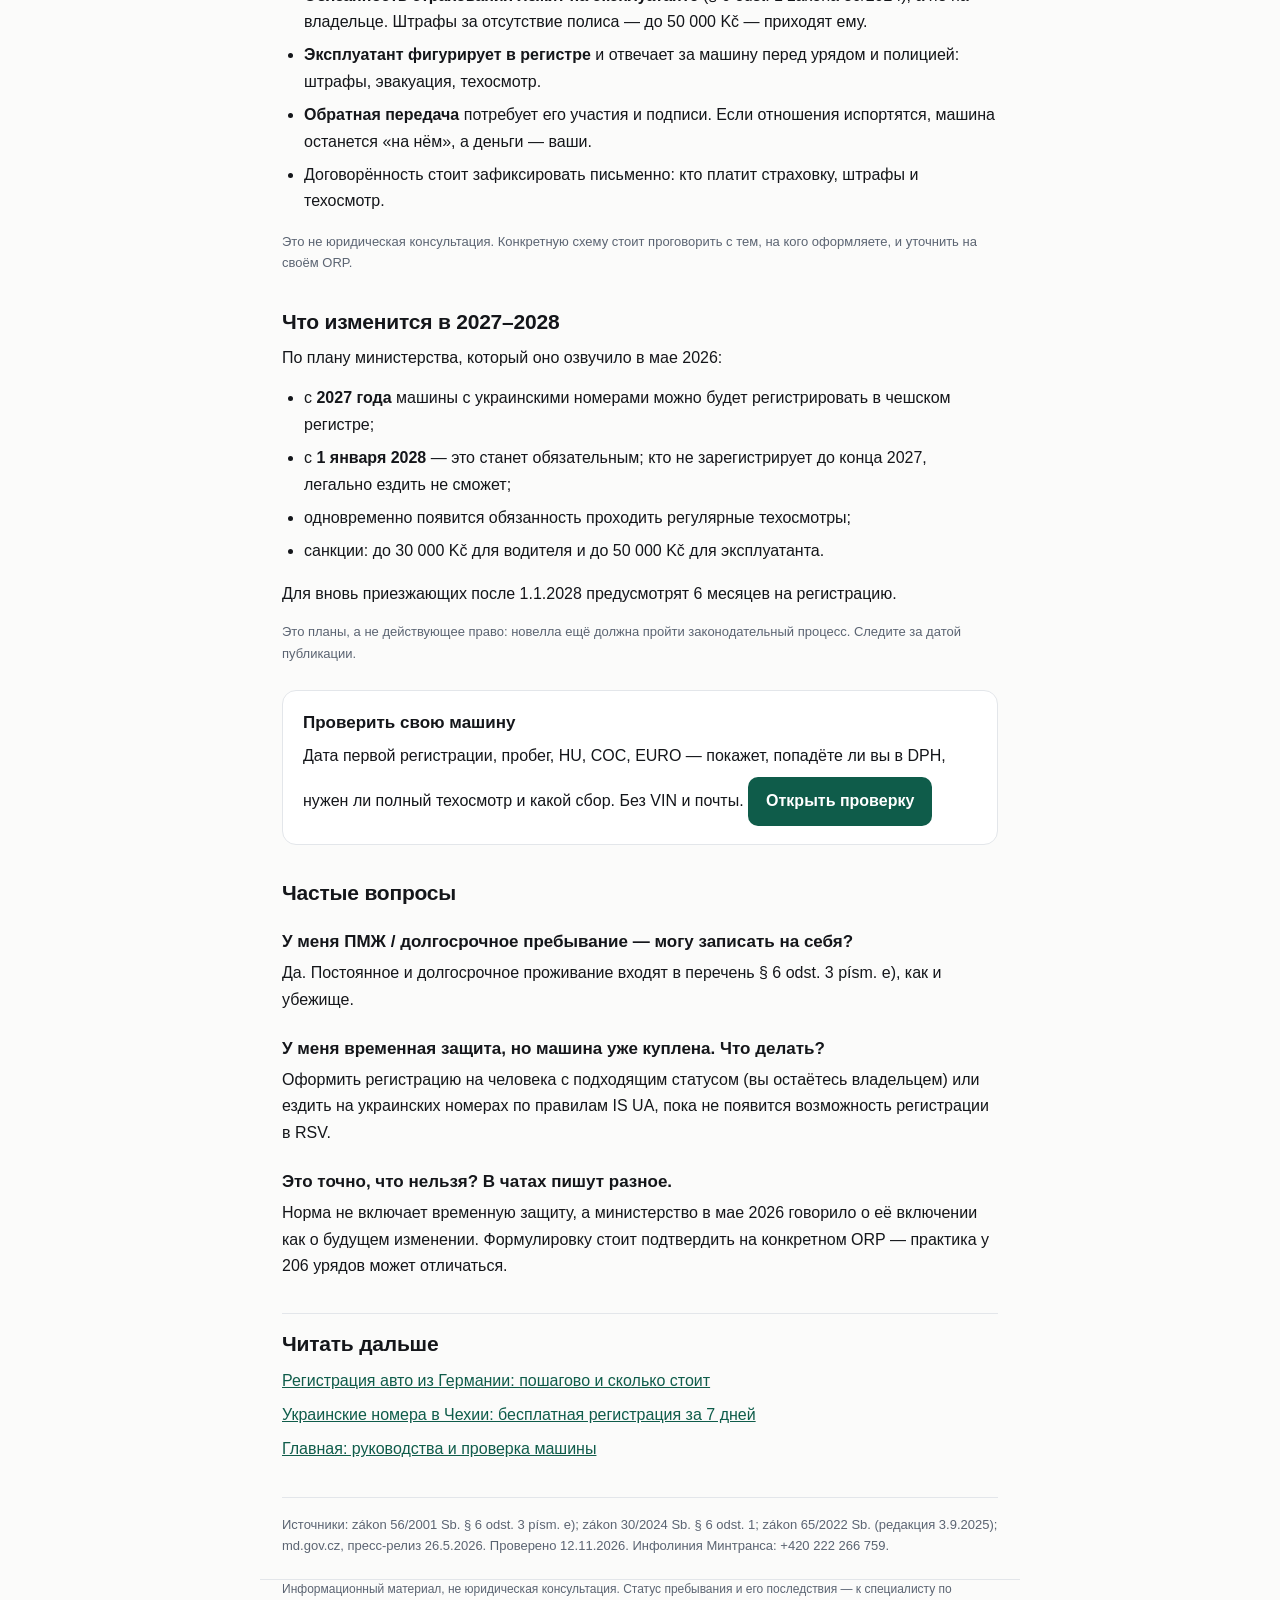
<file: registrace-avto-dlya-ukraincev.html>
<!DOCTYPE html>
<html lang="ru">
<head>
<meta charset="utf-8">
<meta name="viewport" content="width=device-width, initial-scale=1">
<title>Регистрация авто в Чехии для украинцев: можно ли на себя</title>
<meta name="description" content="С dočasná ochrana записать авто на себя нельзя: в § 6 odst. 3 zákona 56/2001 её нет. Кто может быть эксплуатантом, что можно сделать и что изменится в 2027–2028.">
<link rel="canonical" href="https://yaroslav8292.github.io/auto-cz/registrace-avto-dlya-ukraincev.html">
<link rel="stylesheet" href="article.css">
</head>
<body>
<header><div class="wrap"><a class="brand" href="index.html">Чехия без посредников</a> <span>· практические руководства</span></div></header>

<main class="wrap">
  <p class="crumbs"><a href="index.html">Главная</a> → Регистрация авто для украинцев</p>
  <h1>Может ли украинец зарегистрировать авто в Чехии на себя</h1>

  <p class="lead">С временной защитой — нет. Машину можно купить, но записать её в чешский регистр на себя не получится. Объясняем, на какой норме это держится и что делать.</p>

  <div class="answer">
    <b>Короткий ответ.</b> Условие регистрации — у <i>provozovatel</i> (эксплуатанта) есть в Чехии постоянное или долгосрочное проживание, либо он гражданин ЕС с временным проживанием от 6 месяцев, либо у него убежище (§ 6 odst. 3 písm. e) zákona 56/2001). <b>Временной защиты (<i>dočasná ochrana</i>) в этом перечне нет.</b> Значит машина регистрируется на человека с подходящим статусом, а вы можете быть её владельцем.
  </div>

  <h2>На чём держится вывод</h2>
  <p>Два независимых подтверждения, оба официальные:</p>
  <ul>
    <li><b>Текст закона.</b> § 6 odst. 3 перечисляет условия записи в регистр, и среди них есть только четыре статуса пребывания — перечислены выше. Расширительного толкования норма не допускает.</li>
    <li><b>Пресс-релиз Министерства транспорта от 26.5.2026.</b> Министерство пишет, что готовящаяся новелла закона 65/2022 Sb. («Lex Ukrajina») «<i>umožní registraci vozidel … osobám pobývajícím na území ČR na základě víza strpění nebo dočasné ochrany</i>» — то есть такую возможность только <b>создают</b>. Если бы она уже была, создавать было бы нечего.</li>
  </ul>
  <p class="small">Актуальная редакция закона 65/2022 Sb. — от 3.9.2025 (новелла 314/2025). По состоянию на 12.11.2026 поправка 2026 года не опубликована.</p>

  <h2>Что можно, а что нельзя</h2>
  <table>
    <thead><tr><th></th><th>Можно?</th><th>Норма</th></tr></thead>
    <tbody>
      <tr><td>Быть <i>владельцем</i> (vlastník) купленной машины</td><td>Да</td><td>§ 6 odst. 3 — владельцем может быть любое лицо</td></tr>
      <tr><td>Быть <i>эксплуатантом</i> (provozovatel) и оформить регистрацию на себя</td><td>Нет, при временной защите</td><td>§ 6 odst. 3 písm. e)</td></tr>
      <tr><td>Записать машину на человека с ПМЖ, долгосрочным пребыванием, убежищем или гражданством ЕС</td><td>Да</td><td>та же норма</td></tr>
      <tr><td>Ездить на машине с украинскими номерами</td><td>Да, по отдельным правилам</td><td><a href="ukrainskie-nomera-v-chehii.html">Evidence ukrajinských vozidel</a></td></tr>
    </tbody>
  </table>

  <div class="trap">
    <b>Важно не перепутать две вещи.</b> «Регистрация в чешском регистре» (RSV, чешские номера, пошлина 800/640 Kč) и «регистрация эксплуатанта украинской машины» (IS UA, бесплатно, 7 дней) — это разные процедуры с разными последствиями. Вторая не даёт чешских номеров.
  </div>

  <h2>Если оформлять на другого человека — знайте, на что идёте</h2>
  <p>Это распространённый путь, и он законен. Но у него есть последствия, о которых обычно молчат:</p>
  <ul>
    <li><b>Обязанность страхования лежит на эксплуатанте</b> (§ 6 odst. 1 zákona 30/2024), а не на владельце. Штрафы за отсутствие полиса — до 50 000 Kč — приходят ему.</li>
    <li><b>Эксплуатант фигурирует в регистре</b> и отвечает за машину перед урядом и полицией: штрафы, эвакуация, техосмотр.</li>
    <li><b>Обратная передача</b> потребует его участия и подписи. Если отношения испортятся, машина останется «на нём», а деньги — ваши.</li>
    <li>Договорённость стоит зафиксировать письменно: кто платит страховку, штрафы и техосмотр.</li>
  </ul>
  <p class="small">Это не юридическая консультация. Конкретную схему стоит проговорить с тем, на кого оформляете, и уточнить на своём ORP.</p>

  <h2>Что изменится в 2027–2028</h2>
  <p>По плану министерства, который оно озвучило в мае 2026:</p>
  <ul>
    <li>с <b>2027 года</b> машины с украинскими номерами можно будет регистрировать в чешском регистре;</li>
    <li>с <b>1 января 2028</b> — это станет обязательным; кто не зарегистрирует до конца 2027, легально ездить не сможет;</li>
    <li>одновременно появится обязанность проходить регулярные техосмотры;</li>
    <li>санкции: до 30 000 Kč для водителя и до 50 000 Kč для эксплуатанта.</li>
  </ul>
  <p>Для вновь приезжающих после 1.1.2028 предусмотрят 6 месяцев на регистрацию.</p>
  <p class="small">Это планы, а не действующее право: новелла ещё должна пройти законодательный процесс. Следите за датой публикации.</p>

  <div class="cta">
    <b>Проверить свою машину</b>
    Дата первой регистрации, пробег, HU, COC, EURO — покажет, попадёте ли вы в DPH, нужен ли полный техосмотр и какой сбор. Без VIN и почты.
    <a class="btn" href="index.html#check">Открыть проверку</a>
  </div>

  <div class="faq">
    <h2>Частые вопросы</h2>
    <h3>У меня ПМЖ / долгосрочное пребывание — могу записать на себя?</h3>
    <p>Да. Постоянное и долгосрочное проживание входят в перечень § 6 odst. 3 písm. e), как и убежище.</p>
    <h3>У меня временная защита, но машина уже куплена. Что делать?</h3>
    <p>Оформить регистрацию на человека с подходящим статусом (вы остаётесь владельцем) или ездить на украинских номерах по правилам IS UA, пока не появится возможность регистрации в RSV.</p>
    <h3>Это точно, что нельзя? В чатах пишут разное.</h3>
    <p>Норма не включает временную защиту, а министерство в мае 2026 говорило о её включении как о будущем изменении. Формулировку стоит подтвердить на конкретном ORP — практика у 206 урядов может отличаться.</p>
  </div>

  <div class="more">
    <h2>Читать дальше</h2>
    <ul>
      <li><a href="registrace-avto-iz-germanii.html">Регистрация авто из Германии: пошагово и сколько стоит</a></li>
      <li><a href="ukrainskie-nomera-v-chehii.html">Украинские номера в Чехии: бесплатная регистрация за 7 дней</a></li>
      <li><a href="index.html">Главная: руководства и проверка машины</a></li>
    </ul>
  </div>

  <p class="src">Источники: zákon 56/2001 Sb. § 6 odst. 3 písm. e); zákon 30/2024 Sb. § 6 odst. 1; zákon 65/2022 Sb. (редакция 3.9.2025); md.gov.cz, пресс-релиз 26.5.2026. Проверено 12.11.2026. Инфолиния Минтранса: +420 222 266 759.</p>
</main>

<footer class="wrap">Информационный материал, не юридическая консультация. Статус пребывания и его последствия — к специалисту по иммиграционному праву.</footer>

<script type="application/ld+json">
{"@context":"https://schema.org","@type":"FAQPage","mainEntity":[
{"@type":"Question","name":"Может ли человек с временной защитой зарегистрировать авто в Чехии на себя?","acceptedAnswer":{"@type":"Answer","text":"Нет. § 6 odst. 3 písm. e) zákona 56/2001 требует постоянного или долгосрочного проживания, временного проживания для граждан ЕС от 6 месяцев либо убежища. Временной защиты в перечне нет; её включение министерство анонсировало как будущую новеллу в мае 2026."}},
{"@type":"Question","name":"Можно ли быть владельцем машины с временной защитой?","acceptedAnswer":{"@type":"Answer","text":"Да, владельцем может быть любое лицо. Ограничение относится к статусу эксплуатанта, на которого оформляется регистрация."}},
{"@type":"Question","name":"Когда украинские машины можно будет регистрировать в чешском регистре?","acceptedAnswer":{"@type":"Answer","text":"По плану министерства транспорта от мая 2026 — с 2027 года это станет возможным, с 1 января 2028 обязательным. Новелла ещё должна пройти законодательный процесс."}}
]}
</script>
</body>
</html>
</file>
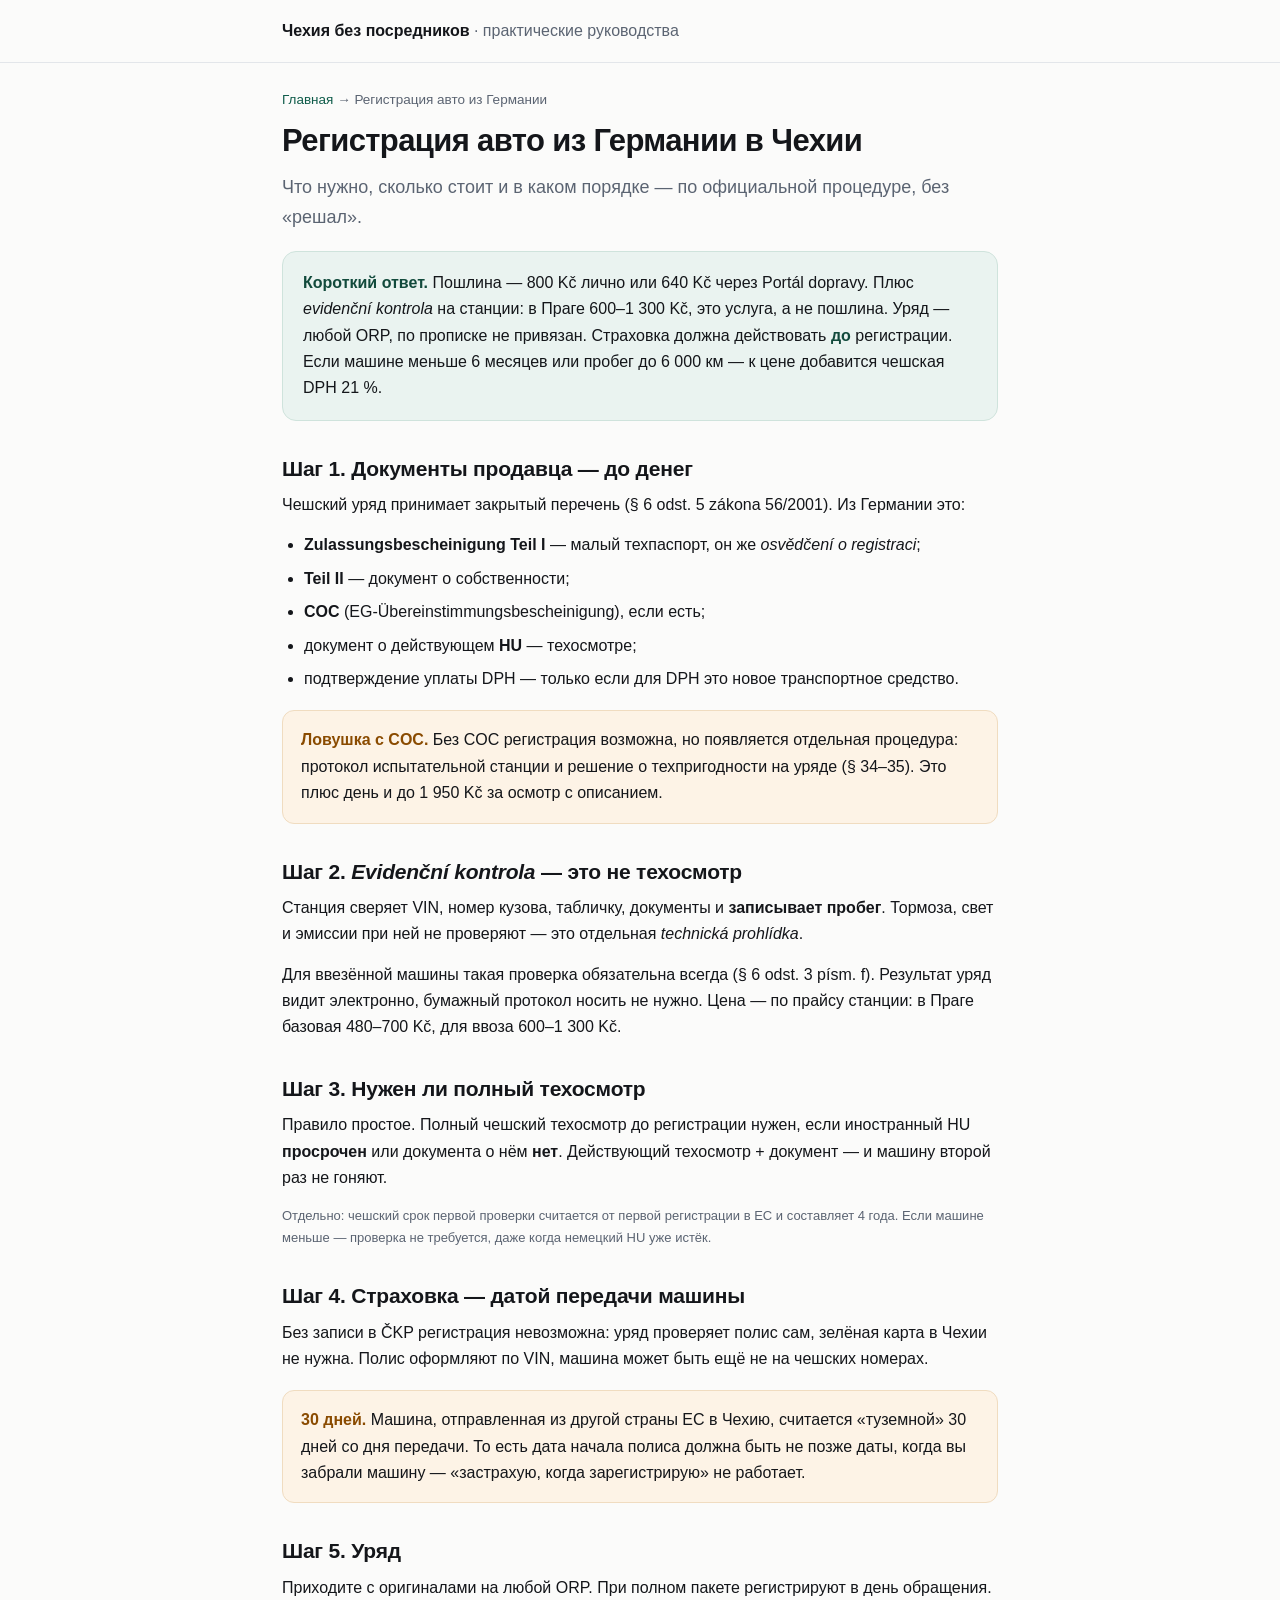
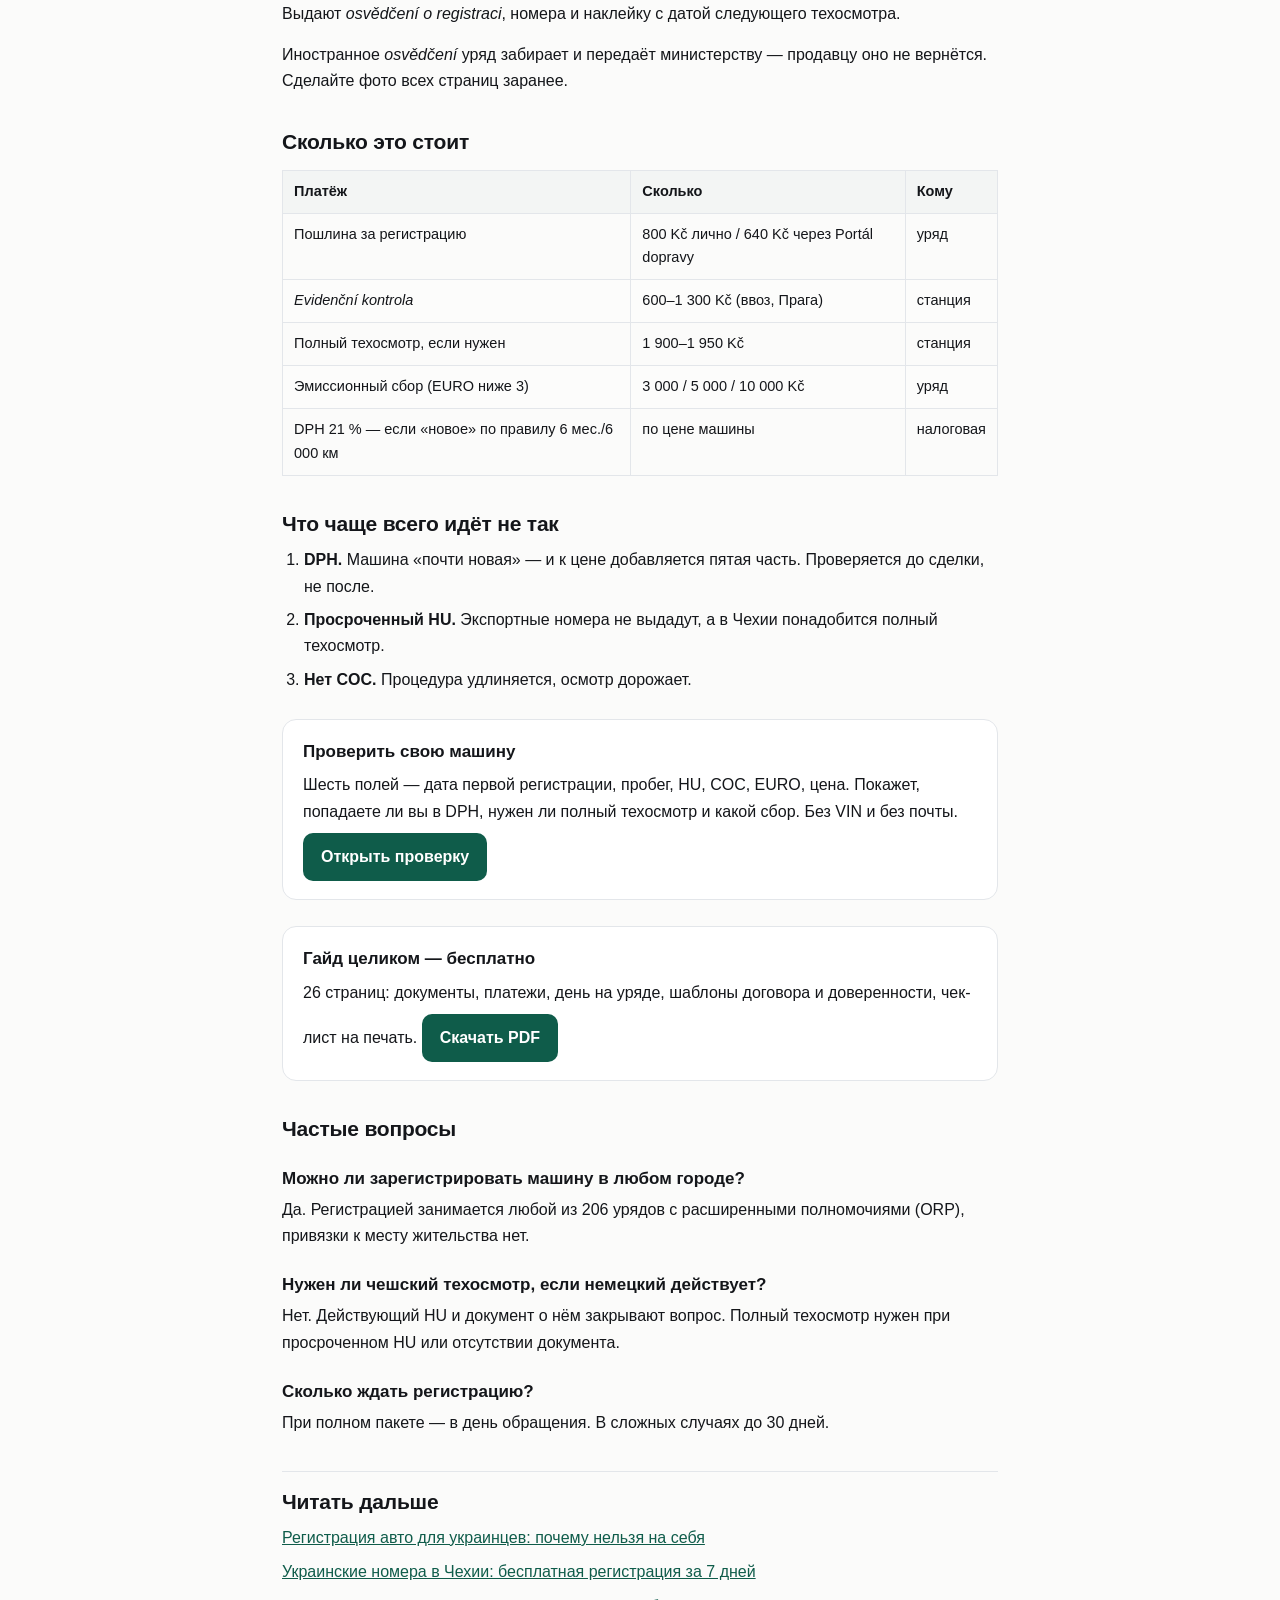
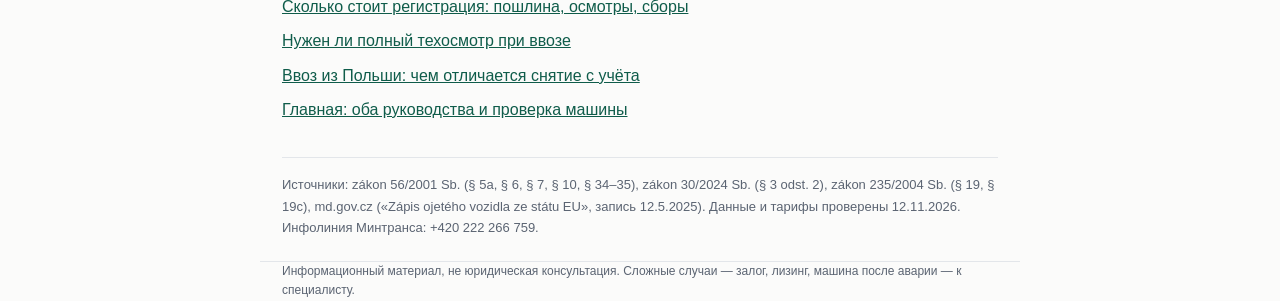
<file: registrace-avto-iz-germanii.html>
<!DOCTYPE html>
<html lang="ru">
<head>
<meta charset="utf-8">
<meta name="viewport" content="width=device-width, initial-scale=1">
<title>Регистрация авто из Германии в Чехии: 800 Kč, пошагово</title>
<meta name="description" content="Пошагово: документы, evidenční kontrola 600–1300 Kč, страховка до регистрации, любой ORP, пошлина 800 или 640 Kč. Проверено по законам ЧР 12.11.2026.">
<link rel="canonical" href="https://yaroslav8292.github.io/auto-cz/registrace-avto-iz-germanii.html">
<link rel="stylesheet" href="article.css">
</head>
<body>
<header><div class="wrap"><a class="brand" href="index.html">Чехия без посредников</a> <span>· практические руководства</span></div></header>

<main class="wrap">
  <p class="crumbs"><a href="index.html">Главная</a> → Регистрация авто из Германии</p>
  <h1>Регистрация авто из Германии в Чехии</h1>

  <p class="lead">Что нужно, сколько стоит и в каком порядке — по официальной процедуре, без «решал».</p>

  <div class="answer">
    <b>Короткий ответ.</b> Пошлина — 800 Kč лично или 640 Kč через Portál dopravy. Плюс <i>evidenční kontrola</i> на станции: в Праге 600–1 300 Kč, это услуга, а не пошлина. Уряд — любой ORP, по прописке не привязан. Страховка должна действовать <b>до</b> регистрации. Если машине меньше 6 месяцев или пробег до 6 000 км — к цене добавится чешская DPH 21 %.
  </div>

  <h2>Шаг 1. Документы продавца — до денег</h2>
  <p>Чешский уряд принимает закрытый перечень (§ 6 odst. 5 zákona 56/2001). Из Германии это:</p>
  <ul>
    <li><b>Zulassungsbescheinigung Teil I</b> — малый техпаспорт, он же <i>osvědčení o registraci</i>;</li>
    <li><b>Teil II</b> — документ о собственности;</li>
    <li><b>COC</b> (EG-Übereinstimmungsbescheinigung), если есть;</li>
    <li>документ о действующем <b>HU</b> — техосмотре;</li>
    <li>подтверждение уплаты DPH — только если для DPH это новое транспортное средство.</li>
  </ul>
  <div class="trap"><b>Ловушка с COC.</b> Без COC регистрация возможна, но появляется отдельная процедура: протокол испытательной станции и решение о техпригодности на уряде (§ 34–35). Это плюс день и до 1 950 Kč за осмотр с описанием.</div>

  <h2>Шаг 2. <i>Evidenční kontrola</i> — это не техосмотр</h2>
  <p>Станция сверяет VIN, номер кузова, табличку, документы и <b>записывает пробег</b>. Тормоза, свет и эмиссии при ней не проверяют — это отдельная <i>technická prohlídka</i>.</p>
  <p>Для ввезённой машины такая проверка обязательна всегда (§ 6 odst. 3 písm. f). Результат уряд видит электронно, бумажный протокол носить не нужно. Цена — по прайсу станции: в Праге базовая 480–700 Kč, для ввоза 600–1 300 Kč.</p>

  <h2>Шаг 3. Нужен ли полный техосмотр</h2>
  <p>Правило простое. Полный чешский техосмотр до регистрации нужен, если иностранный HU <b>просрочен</b> или документа о нём <b>нет</b>. Действующий техосмотр + документ — и машину второй раз не гоняют.</p>
  <p class="small">Отдельно: чешский срок первой проверки считается от первой регистрации в ЕС и составляет 4 года. Если машине меньше — проверка не требуется, даже когда немецкий HU уже истёк.</p>

  <h2>Шаг 4. Страховка — датой передачи машины</h2>
  <p>Без записи в ČKP регистрация невозможна: уряд проверяет полис сам, зелёная карта в Чехии не нужна. Полис оформляют по VIN, машина может быть ещё не на чешских номерах.</p>
  <div class="trap"><b>30 дней.</b> Машина, отправленная из другой страны ЕС в Чехию, считается «туземной» 30 дней со дня передачи. То есть дата начала полиса должна быть не позже даты, когда вы забрали машину — «застрахую, когда зарегистрирую» не работает.</div>

  <h2>Шаг 5. Уряд</h2>
  <p>Приходите с оригиналами на любой ORP. При полном пакете регистрируют в день обращения. Выдают <i>osvědčení o registraci</i>, номера и наклейку с датой следующего техосмотра.</p>
  <p>Иностранное <i>osvědčení</i> уряд забирает и передаёт министерству — продавцу оно не вернётся. Сделайте фото всех страниц заранее.</p>

  <h2>Сколько это стоит</h2>
  <table>
    <thead><tr><th>Платёж</th><th>Сколько</th><th>Кому</th></tr></thead>
    <tbody>
      <tr><td>Пошлина за регистрацию</td><td>800 Kč лично / 640 Kč через Portál dopravy</td><td>уряд</td></tr>
      <tr><td><i>Evidenční kontrola</i></td><td>600–1 300 Kč (ввоз, Прага)</td><td>станция</td></tr>
      <tr><td>Полный техосмотр, если нужен</td><td>1 900–1 950 Kč</td><td>станция</td></tr>
      <tr><td>Эмиссионный сбор (EURO ниже 3)</td><td>3 000 / 5 000 / 10 000 Kč</td><td>уряд</td></tr>
      <tr><td>DPH 21 % — если «новое» по правилу 6 мес./6 000 км</td><td>по цене машины</td><td>налоговая</td></tr>
    </tbody>
  </table>

  <h2>Что чаще всего идёт не так</h2>
  <ol>
    <li><b>DPH.</b> Машина «почти новая» — и к цене добавляется пятая часть. Проверяется до сделки, не после.</li>
    <li><b>Просроченный HU.</b> Экспортные номера не выдадут, а в Чехии понадобится полный техосмотр.</li>
    <li><b>Нет COC.</b> Процедура удлиняется, осмотр дорожает.</li>
  </ol>

  <div class="cta">
    <b>Проверить свою машину</b>
    Шесть полей — дата первой регистрации, пробег, HU, COC, EURO, цена. Покажет, попадаете ли вы в DPH, нужен ли полный техосмотр и какой сбор. Без VIN и без почты.
    <a class="btn" href="index.html#check">Открыть проверку</a>
  </div>

  <div class="cta">
    <b>Гайд целиком — бесплатно</b>
    26 страниц: документы, платежи, день на уряде, шаблоны договора и доверенности, чек-лист на печать.
    <a class="btn" href="index.html#f">Скачать PDF</a>
  </div>

  <div class="faq">
    <h2>Частые вопросы</h2>
    <h3>Можно ли зарегистрировать машину в любом городе?</h3>
    <p>Да. Регистрацией занимается любой из 206 урядов с расширенными полномочиями (ORP), привязки к месту жительства нет.</p>
    <h3>Нужен ли чешский техосмотр, если немецкий действует?</h3>
    <p>Нет. Действующий HU и документ о нём закрывают вопрос. Полный техосмотр нужен при просроченном HU или отсутствии документа.</p>
    <h3>Сколько ждать регистрацию?</h3>
    <p>При полном пакете — в день обращения. В сложных случаях до 30 дней.</p>
  </div>

  <div class="more">
    <h2>Читать дальше</h2>
    <ul>
      <li><a href="registrace-avto-dlya-ukraincev.html">Регистрация авто для украинцев: почему нельзя на себя</a></li>
      <li><a href="ukrainskie-nomera-v-chehii.html">Украинские номера в Чехии: бесплатная регистрация за 7 дней</a></li>
      <li><a href="skolko-stoit-registrace-avto-v-chehii.html">Сколько стоит регистрация: пошлина, осмотры, сборы</a></li>
      <li><a href="tehosmotr-pri-vvoze-avto-v-chehii.html">Нужен ли полный техосмотр при ввозе</a></li>
      <li><a href="registrace-avto-iz-polshi.html">Ввоз из Польши: чем отличается снятие с учёта</a></li>
      <li><a href="index.html">Главная: оба руководства и проверка машины</a></li>
    </ul>
  </div>

  <p class="src">Источники: zákon 56/2001 Sb. (§ 5a, § 6, § 7, § 10, § 34–35), zákon 30/2024 Sb. (§ 3 odst. 2), zákon 235/2004 Sb. (§ 19, § 19c), md.gov.cz («Zápis ojetého vozidla ze státu EU», запись 12.5.2025). Данные и тарифы проверены 12.11.2026. Инфолиния Минтранса: +420 222 266 759.</p>
</main>

<footer class="wrap">Информационный материал, не юридическая консультация. Сложные случаи — залог, лизинг, машина после аварии — к специалисту.</footer>

<script type="application/ld+json">
{"@context":"https://schema.org","@type":"FAQPage","mainEntity":[
{"@type":"Question","name":"Можно ли зарегистрировать машину из Германии в любом городе Чехии?","acceptedAnswer":{"@type":"Answer","text":"Да. Регистрацией занимается любой из 206 урядов с расширенными полномочиями (ORP), привязки к месту жительства нет."}},
{"@type":"Question","name":"Нужен ли чешский техосмотр, если немецкий HU действует?","acceptedAnswer":{"@type":"Answer","text":"Нет. Действующий HU и документ о нём закрывают вопрос. Полный техосмотр нужен при просроченном HU или отсутствии документа о нём."}},
{"@type":"Question","name":"Сколько стоит регистрация авто из Германии в Чехии?","acceptedAnswer":{"@type":"Answer","text":"Пошлина 800 Kč лично или 640 Kč через Portál dopravy, плюс evidenční kontrola 600–1 300 Kč и, при необходимости, полный техосмотр 1 900–1 950 Kč."}}
]}
</script>
</body>
</html>
</file>
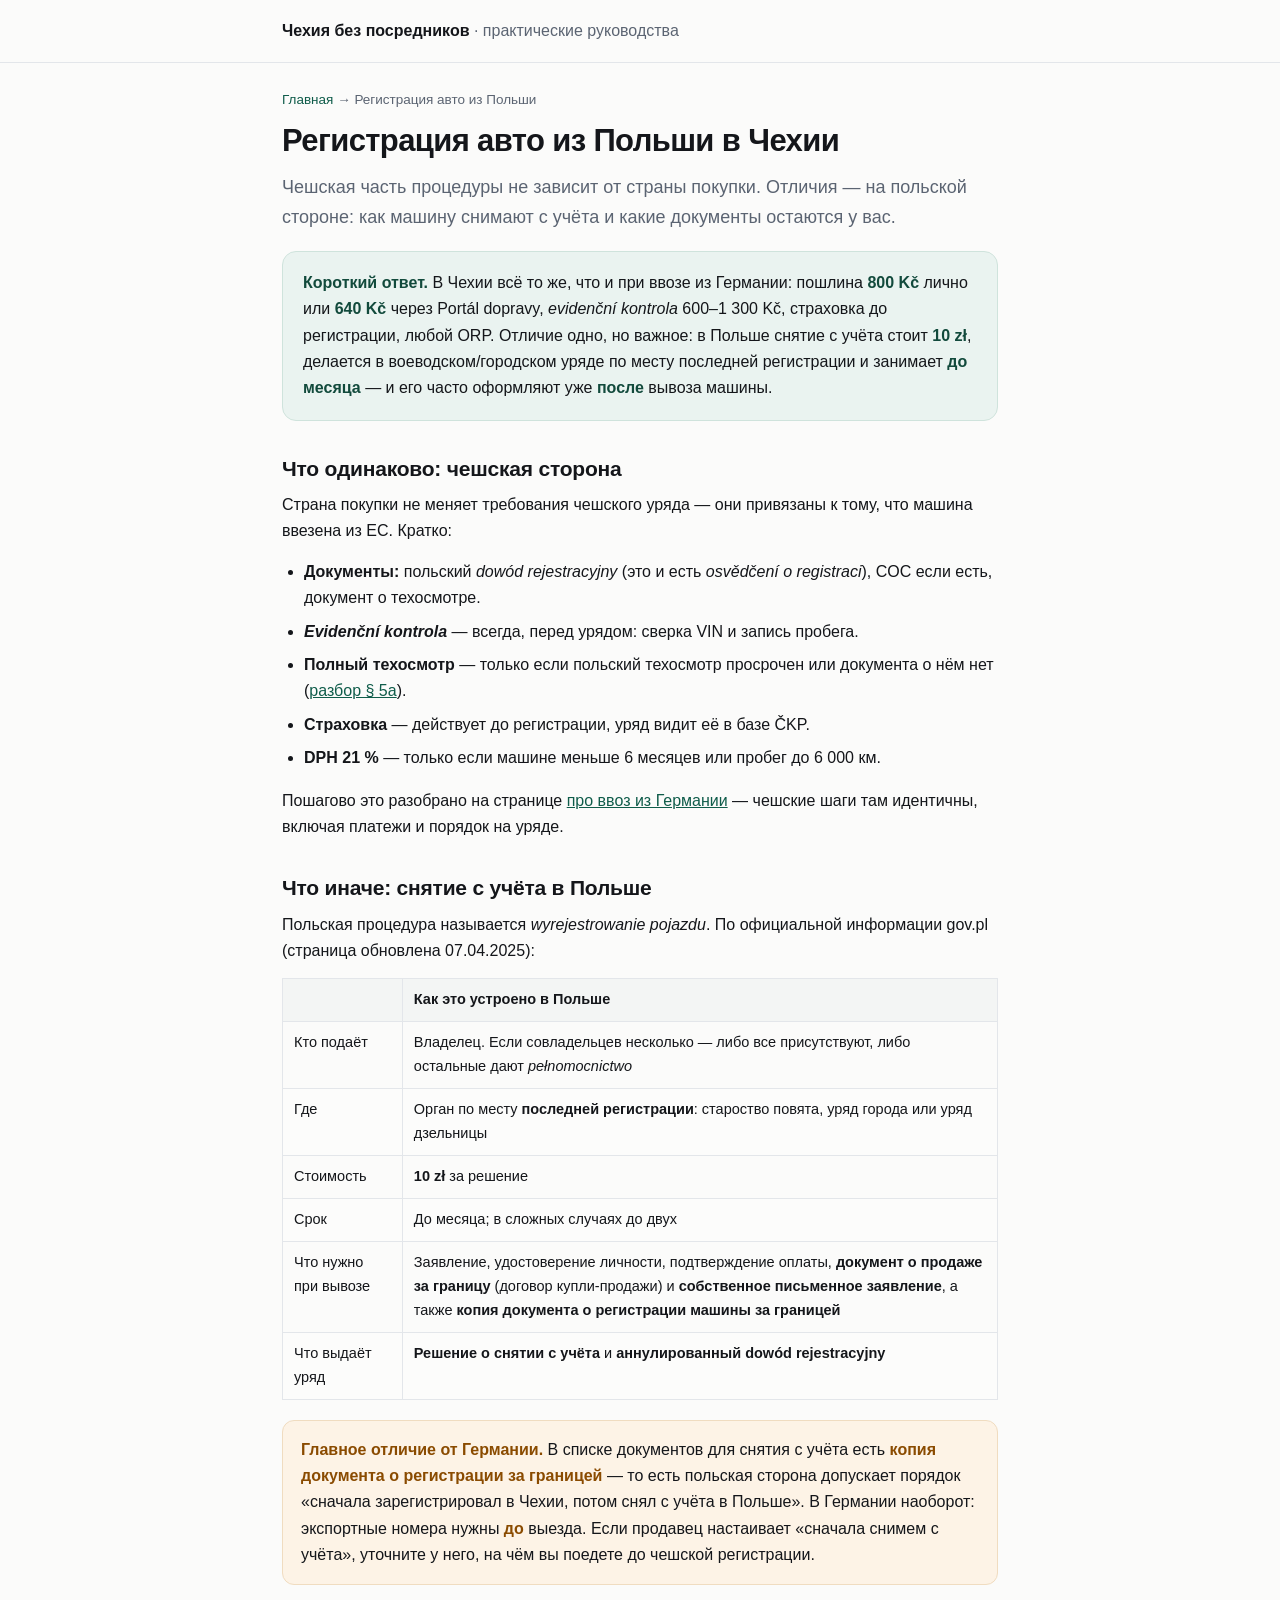
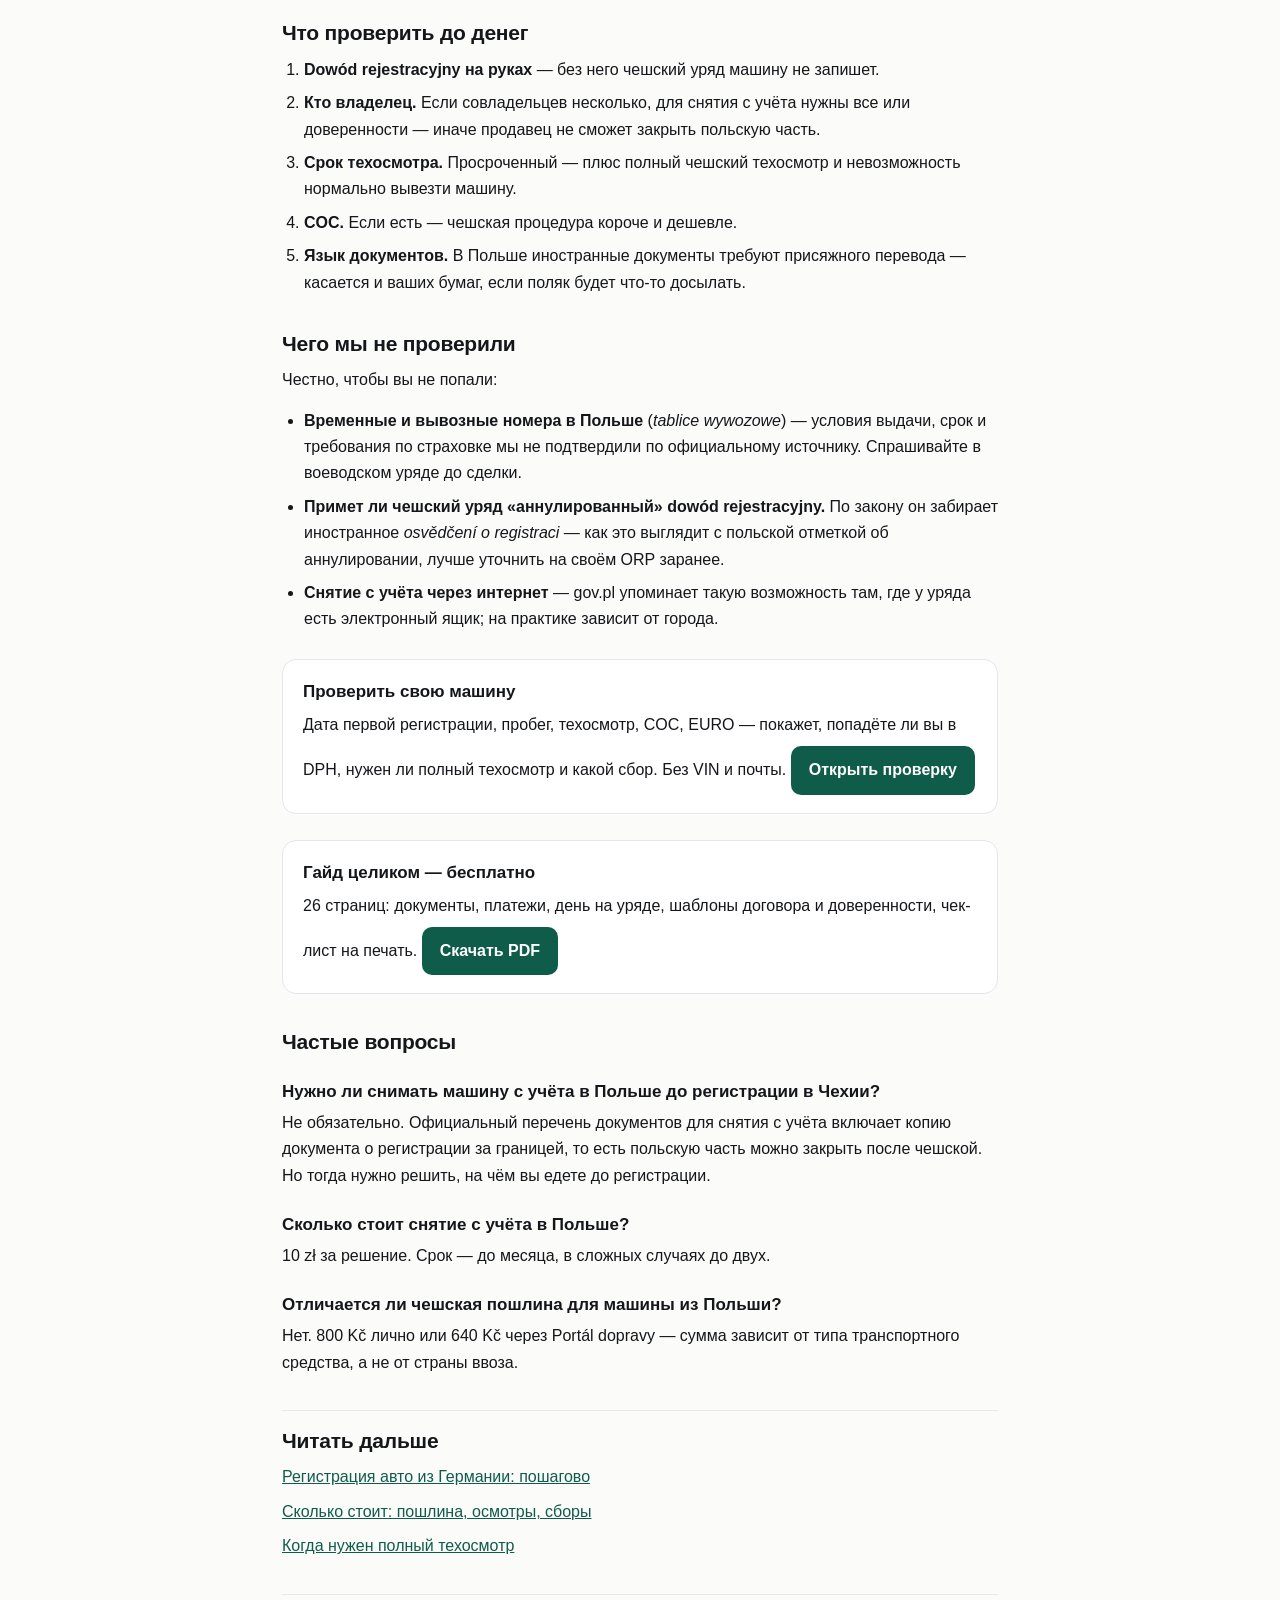
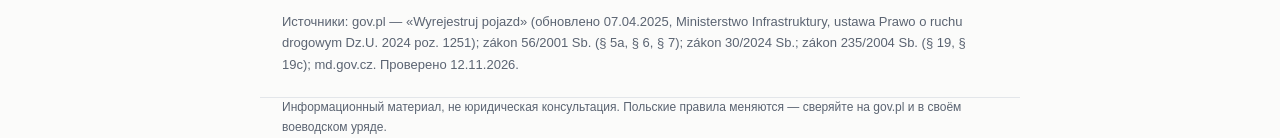
<file: registrace-avto-iz-polshi.html>
<!DOCTYPE html>
<html lang="ru">
<head>
<meta charset="utf-8">
<meta name="viewport" content="width=device-width, initial-scale=1">
<title>Регистрация авто из Польши в Чехии: документы и снятие с учёта</title>
<meta name="description" content="Чешская процедура для машины из Польши: пошлина 800/640 Kč, evidenční kontrola, страховка. И польская сторона: снятие с учёта 10 zł, сроки, документы. Проверено 12.11.2026.">
<link rel="canonical" href="https://yaroslav8292.github.io/auto-cz/registrace-avto-iz-polshi.html">
<link rel="stylesheet" href="article.css">
</head>
<body>
<header><div class="wrap"><a class="brand" href="index.html">Чехия без посредников</a> <span>· практические руководства</span></div></header>

<main class="wrap">
  <p class="crumbs"><a href="index.html">Главная</a> → Регистрация авто из Польши</p>
  <h1>Регистрация авто из Польши в Чехии</h1>

  <p class="lead">Чешская часть процедуры не зависит от страны покупки. Отличия — на польской стороне: как машину снимают с учёта и какие документы остаются у вас.</p>

  <div class="answer">
    <b>Короткий ответ.</b> В Чехии всё то же, что и при ввозе из Германии: пошлина <b>800 Kč</b> лично или <b>640 Kč</b> через Portál dopravy, <i>evidenční kontrola</i> 600–1 300 Kč, страховка до регистрации, любой ORP. Отличие одно, но важное: в Польше снятие с учёта стоит <b>10 zł</b>, делается в воеводском/городском уряде по месту последней регистрации и занимает <b>до месяца</b> — и его часто оформляют уже <b>после</b> вывоза машины.
  </div>

  <h2>Что одинаково: чешская сторона</h2>
  <p>Страна покупки не меняет требования чешского уряда — они привязаны к тому, что машина ввезена из ЕС. Кратко:</p>
  <ul>
    <li><b>Документы:</b> польский <i>dowód rejestracyjny</i> (это и есть <i>osvědčení o registraci</i>), COC если есть, документ о техосмотре.</li>
    <li><b><i>Evidenční kontrola</i></b> — всегда, перед урядом: сверка VIN и запись пробега.</li>
    <li><b>Полный техосмотр</b> — только если польский техосмотр просрочен или документа о нём нет (<a href="tehosmotr-pri-vvoze-avto-v-chehii.html">разбор § 5a</a>).</li>
    <li><b>Страховка</b> — действует до регистрации, уряд видит её в базе ČKP.</li>
    <li><b>DPH 21 %</b> — только если машине меньше 6 месяцев или пробег до 6 000 км.</li>
  </ul>
  <p>Пошагово это разобрано на странице <a href="registrace-avto-iz-germanii.html">про ввоз из Германии</a> — чешские шаги там идентичны, включая платежи и порядок на уряде.</p>

  <h2>Что иначе: снятие с учёта в Польше</h2>
  <p>Польская процедура называется <i>wyrejestrowanie pojazdu</i>. По официальной информации gov.pl (страница обновлена 07.04.2025):</p>
  <table>
    <thead><tr><th></th><th>Как это устроено в Польше</th></tr></thead>
    <tbody>
      <tr><td>Кто подаёт</td><td>Владелец. Если совладельцев несколько — либо все присутствуют, либо остальные дают <i>pełnomocnictwo</i></td></tr>
      <tr><td>Где</td><td>Орган по месту <b>последней регистрации</b>: староство повята, уряд города или уряд дзельницы</td></tr>
      <tr><td>Стоимость</td><td><b>10 zł</b> за решение</td></tr>
      <tr><td>Срок</td><td>До месяца; в сложных случаях до двух</td></tr>
      <tr><td>Что нужно при вывозе</td><td>Заявление, удостоверение личности, подтверждение оплаты, <b>документ о продаже за границу</b> (договор купли-продажи) и <b>собственное письменное заявление</b>, а также <b>копия документа о регистрации машины за границей</b></td></tr>
      <tr><td>Что выдаёт уряд</td><td><b>Решение о снятии с учёта</b> и <b>аннулированный dowód rejestracyjny</b></td></tr>
    </tbody>
  </table>

  <div class="trap">
    <b>Главное отличие от Германии.</b> В списке документов для снятия с учёта есть <b>копия документа о регистрации за границей</b> — то есть польская сторона допускает порядок «сначала зарегистрировал в Чехии, потом снял с учёта в Польше». В Германии наоборот: экспортные номера нужны <b>до</b> выезда. Если продавец настаивает «сначала снимем с учёта», уточните у него, на чём вы поедете до чешской регистрации.
  </div>

  <h2>Что проверить до денег</h2>
  <ol>
    <li><b>Dowód rejestracyjny на руках</b> — без него чешский уряд машину не запишет.</li>
    <li><b>Кто владелец.</b> Если совладельцев несколько, для снятия с учёта нужны все или доверенности — иначе продавец не сможет закрыть польскую часть.</li>
    <li><b>Срок техосмотра.</b> Просроченный — плюс полный чешский техосмотр и невозможность нормально вывезти машину.</li>
    <li><b>COC.</b> Если есть — чешская процедура короче и дешевле.</li>
    <li><b>Язык документов.</b> В Польше иностранные документы требуют присяжного перевода — касается и ваших бумаг, если поляк будет что-то досылать.</li>
  </ol>

  <h2>Чего мы не проверили</h2>
  <p>Честно, чтобы вы не попали:</p>
  <ul>
    <li><b>Временные и вывозные номера в Польше</b> (<i>tablice wywozowe</i>) — условия выдачи, срок и требования по страховке мы не подтвердили по официальному источнику. Спрашивайте в воеводском уряде до сделки.</li>
    <li><b>Примет ли чешский уряд «аннулированный» dowód rejestracyjny.</b> По закону он забирает иностранное <i>osvědčení o registraci</i> — как это выглядит с польской отметкой об аннулировании, лучше уточнить на своём ORP заранее.</li>
    <li><b>Снятие с учёта через интернет</b> — gov.pl упоминает такую возможность там, где у уряда есть электронный ящик; на практике зависит от города.</li>
  </ul>

  <div class="cta">
    <b>Проверить свою машину</b>
    Дата первой регистрации, пробег, техосмотр, COC, EURO — покажет, попадёте ли вы в DPH, нужен ли полный техосмотр и какой сбор. Без VIN и почты.
    <a class="btn" href="index.html#check">Открыть проверку</a>
  </div>

  <div class="cta">
    <b>Гайд целиком — бесплатно</b>
    26 страниц: документы, платежи, день на уряде, шаблоны договора и доверенности, чек-лист на печать.
    <a class="btn" href="index.html#f">Скачать PDF</a>
  </div>

  <div class="faq">
    <h2>Частые вопросы</h2>
    <h3>Нужно ли снимать машину с учёта в Польше до регистрации в Чехии?</h3>
    <p>Не обязательно. Официальный перечень документов для снятия с учёта включает копию документа о регистрации за границей, то есть польскую часть можно закрыть после чешской. Но тогда нужно решить, на чём вы едете до регистрации.</p>
    <h3>Сколько стоит снятие с учёта в Польше?</h3>
    <p>10 zł за решение. Срок — до месяца, в сложных случаях до двух.</p>
    <h3>Отличается ли чешская пошлина для машины из Польши?</h3>
    <p>Нет. 800 Kč лично или 640 Kč через Portál dopravy — сумма зависит от типа транспортного средства, а не от страны ввоза.</p>
  </div>

  <div class="more">
    <h2>Читать дальше</h2>
    <ul>
      <li><a href="registrace-avto-iz-germanii.html">Регистрация авто из Германии: пошагово</a></li>
      <li><a href="skolko-stoit-registrace-avto-v-chehii.html">Сколько стоит: пошлина, осмотры, сборы</a></li>
      <li><a href="tehosmotr-pri-vvoze-avto-v-chehii.html">Когда нужен полный техосмотр</a></li>
    </ul>
  </div>

  <p class="src">Источники: gov.pl — «Wyrejestruj pojazd» (обновлено 07.04.2025, Ministerstwo Infrastruktury, ustawa Prawo o ruchu drogowym Dz.U. 2024 poz. 1251); zákon 56/2001 Sb. (§ 5a, § 6, § 7); zákon 30/2024 Sb.; zákon 235/2004 Sb. (§ 19, § 19c); md.gov.cz. Проверено 12.11.2026.</p>
</main>

<footer class="wrap">Информационный материал, не юридическая консультация. Польские правила меняются — сверяйте на gov.pl и в своём воеводском уряде.</footer>

<script type="application/ld+json">
{"@context":"https://schema.org","@type":"FAQPage","mainEntity":[
{"@type":"Question","name":"Нужно ли снимать авто с учёта в Польше перед регистрацией в Чехии?","acceptedAnswer":{"@type":"Answer","text":"Не обязательно. Перечень документов для снятия с учёта в Польше включает копию документа о регистрации за границей, поэтому польскую часть можно закрыть после чешской регистрации. Но нужно решить, на каких номерах ехать до регистрации."}},
{"@type":"Question","name":"Сколько стоит снятие машины с учёта в Польше?","acceptedAnswer":{"@type":"Answer","text":"10 zł за решение. Срок рассмотрения — до месяца, в сложных случаях до двух месяцев."}},
{"@type":"Question","name":"Сколько стоит регистрация авто из Польши в Чехии?","acceptedAnswer":{"@type":"Answer","text":"Пошлина 800 Kč лично или 640 Kč через Portál dopravy, плюс evidenční kontrola 600–1 300 Kč. Полный техосмотр нужен только при просроченном иностранном ТО или отсутствии документа."}}
]}
</script>
</body>
</html>
</file>
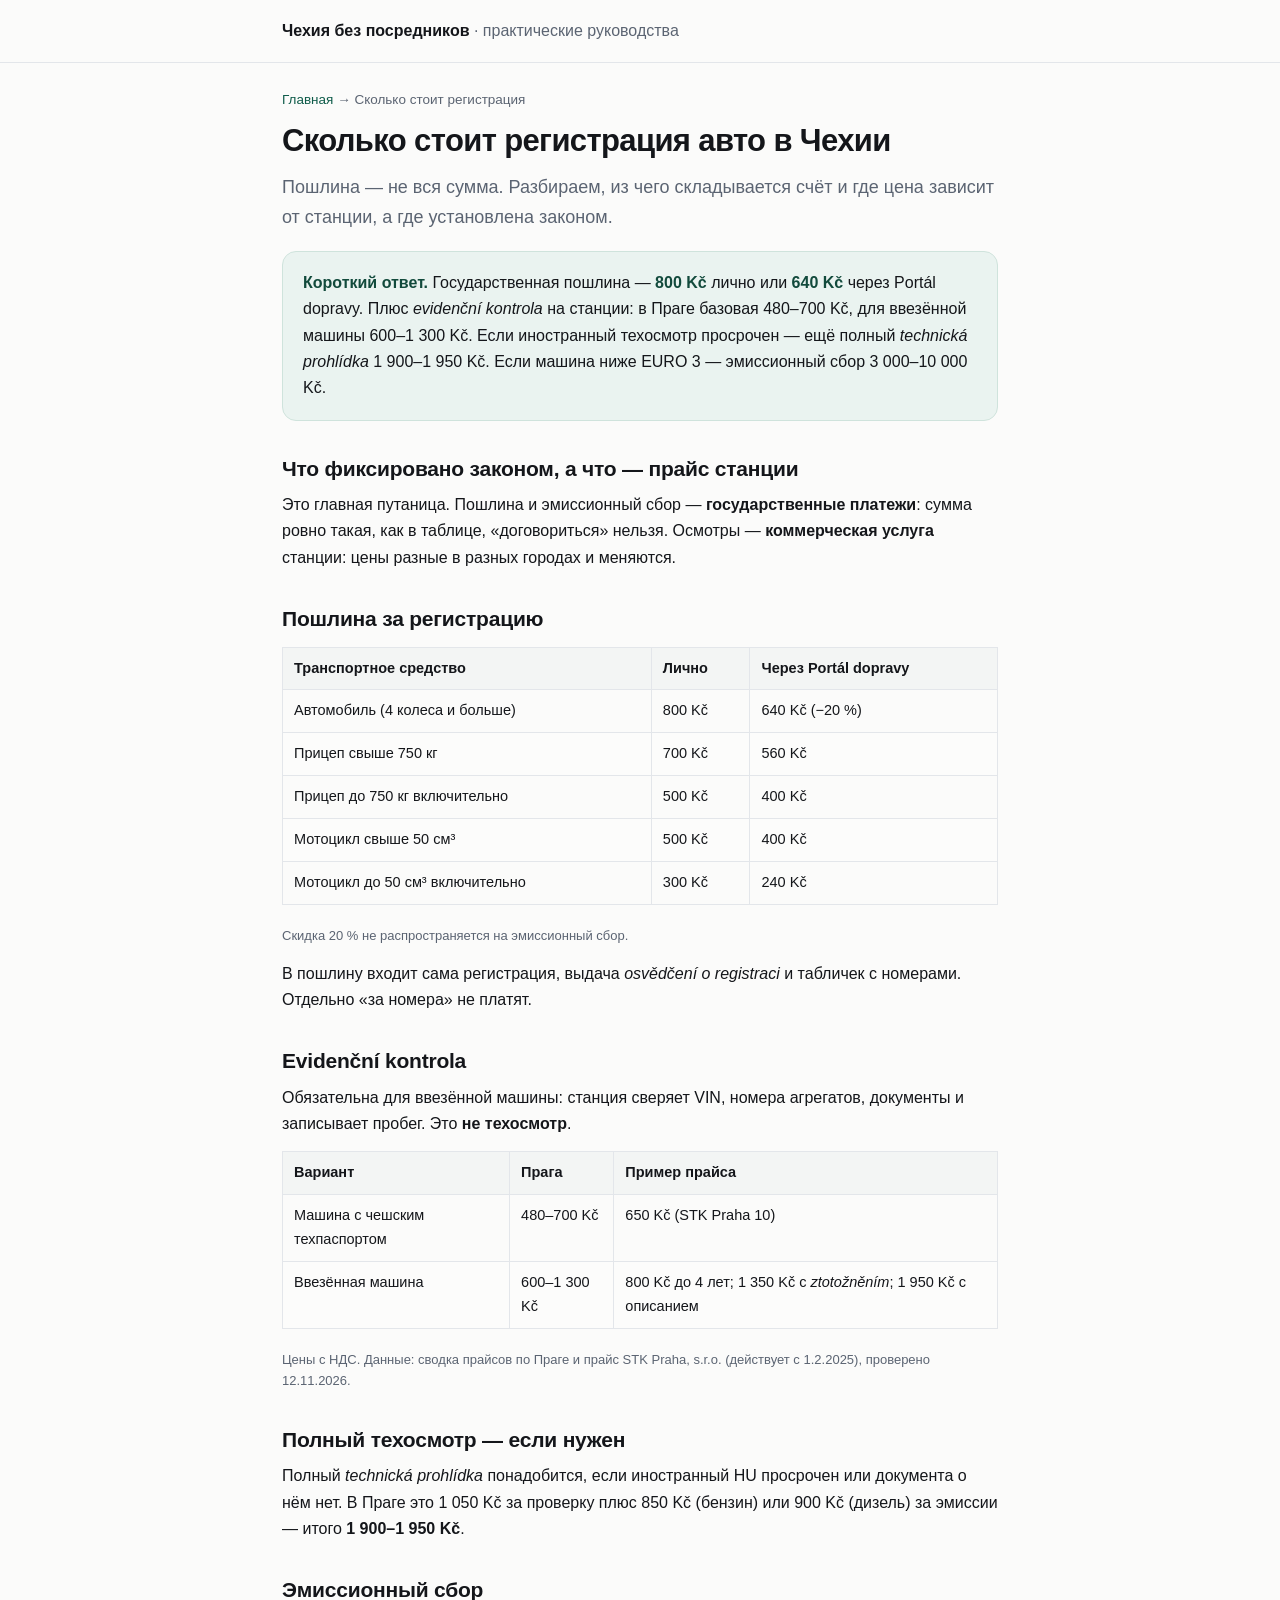
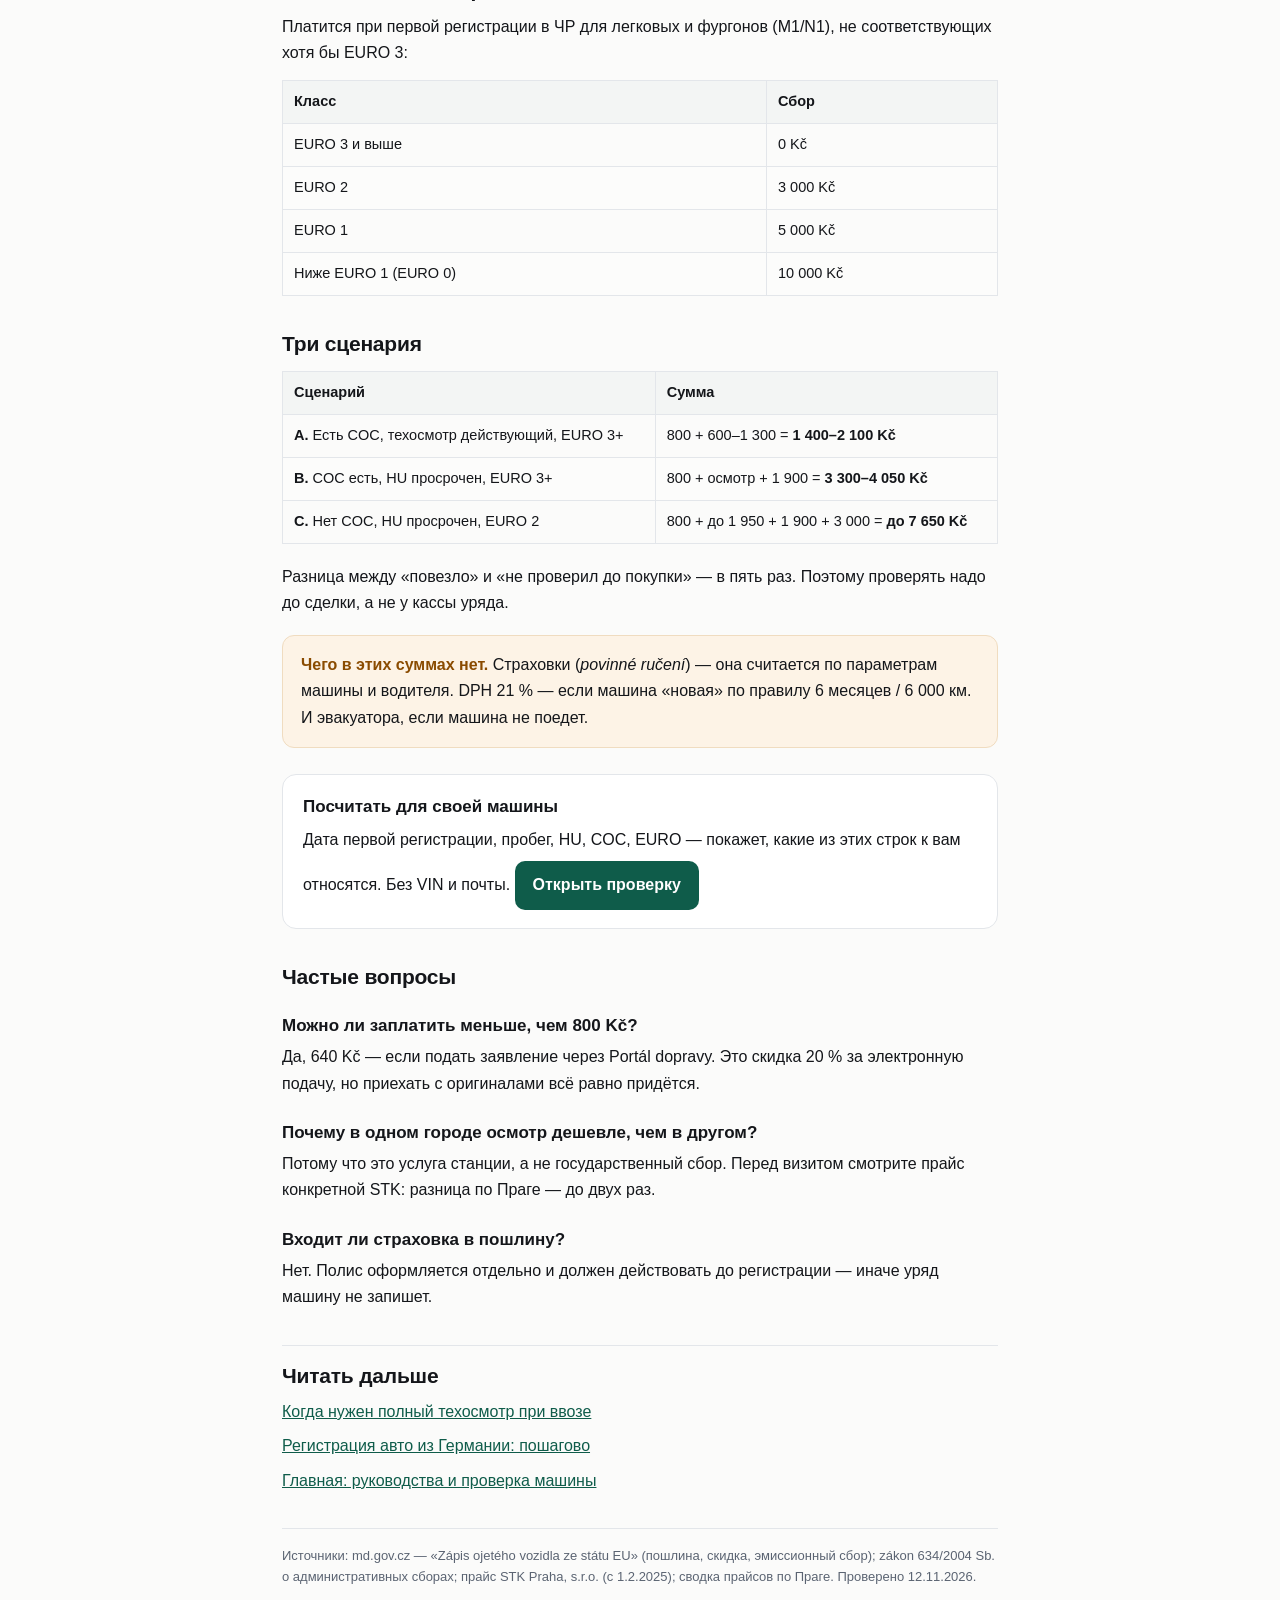
<file: skolko-stoit-registrace-avto-v-chehii.html>
<!DOCTYPE html>
<html lang="ru">
<head>
<meta charset="utf-8">
<meta name="viewport" content="width=device-width, initial-scale=1">
<title>Сколько стоит регистрация авто в Чехии: пошлина и осмотр</title>
<meta name="description" content="Пошлина 800 или 640 Kč, evidenční kontrola 480–1 300 Kč, техосмотр 1 900–1 950 Kč, эмиссионный сбор до 10 000 Kč. Таблица платежей и три сценария суммы — проверено 12.11.2026.">
<link rel="canonical" href="https://yaroslav8292.github.io/auto-cz/skolko-stoit-registrace-avto-v-chehii.html">
<link rel="stylesheet" href="article.css">
</head>
<body>
<header><div class="wrap"><a class="brand" href="index.html">Чехия без посредников</a> <span>· практические руководства</span></div></header>

<main class="wrap">
  <p class="crumbs"><a href="index.html">Главная</a> → Сколько стоит регистрация</p>
  <h1>Сколько стоит регистрация авто в Чехии</h1>

  <p class="lead">Пошлина — не вся сумма. Разбираем, из чего складывается счёт и где цена зависит от станции, а где установлена законом.</p>

  <div class="answer">
    <b>Короткий ответ.</b> Государственная пошлина — <b>800 Kč</b> лично или <b>640 Kč</b> через Portál dopravy. Плюс <i>evidenční kontrola</i> на станции: в Праге базовая 480–700 Kč, для ввезённой машины 600–1 300 Kč. Если иностранный техосмотр просрочен — ещё полный <i>technická prohlídka</i> 1 900–1 950 Kč. Если машина ниже EURO 3 — эмиссионный сбор 3 000–10 000 Kč.
  </div>

  <h2>Что фиксировано законом, а что — прайс станции</h2>
  <p>Это главная путаница. Пошлина и эмиссионный сбор — <b>государственные платежи</b>: сумма ровно такая, как в таблице, «договориться» нельзя. Осмотры — <b>коммерческая услуга</b> станции: цены разные в разных городах и меняются.</p>

  <h2>Пошлина за регистрацию</h2>
  <table>
    <thead><tr><th>Транспортное средство</th><th>Лично</th><th>Через Portál dopravy</th></tr></thead>
    <tbody>
      <tr><td>Автомобиль (4 колеса и больше)</td><td>800 Kč</td><td>640 Kč (−20 %)</td></tr>
      <tr><td>Прицеп свыше 750 кг</td><td>700 Kč</td><td>560 Kč</td></tr>
      <tr><td>Прицеп до 750 кг включительно</td><td>500 Kč</td><td>400 Kč</td></tr>
      <tr><td>Мотоцикл свыше 50 см³</td><td>500 Kč</td><td>400 Kč</td></tr>
      <tr><td>Мотоцикл до 50 см³ включительно</td><td>300 Kč</td><td>240 Kč</td></tr>
    </tbody>
  </table>
  <p class="small">Скидка 20 % не распространяется на эмиссионный сбор.</p>
  <p>В пошлину входит сама регистрация, выдача <i>osvědčení o registraci</i> и табличек с номерами. Отдельно «за номера» не платят.</p>

  <h2>Evidenční kontrola</h2>
  <p>Обязательна для ввезённой машины: станция сверяет VIN, номера агрегатов, документы и записывает пробег. Это <b>не техосмотр</b>.</p>
  <table>
    <thead><tr><th>Вариант</th><th>Прага</th><th>Пример прайса</th></tr></thead>
    <tbody>
      <tr><td>Машина с чешским техпаспортом</td><td>480–700 Kč</td><td>650 Kč (STK Praha 10)</td></tr>
      <tr><td>Ввезённая машина</td><td>600–1 300 Kč</td><td>800 Kč до 4 лет; 1 350 Kč с <i>ztotožněním</i>; 1 950 Kč с описанием</td></tr>
    </tbody>
  </table>
  <p class="small">Цены с НДС. Данные: сводка прайсов по Праге и прайс STK Praha, s.r.o. (действует с 1.2.2025), проверено 12.11.2026.</p>

  <h2>Полный техосмотр — если нужен</h2>
  <p>Полный <i>technická prohlídka</i> понадобится, если иностранный HU просрочен или документа о нём нет. В Праге это 1 050 Kč за проверку плюс 850 Kč (бензин) или 900 Kč (дизель) за эмиссии — итого <b>1 900–1 950 Kč</b>.</p>

  <h2>Эмиссионный сбор</h2>
  <p>Платится при первой регистрации в ЧР для легковых и фургонов (M1/N1), не соответствующих хотя бы EURO 3:</p>
  <table>
    <thead><tr><th>Класс</th><th>Сбор</th></tr></thead>
    <tbody>
      <tr><td>EURO 3 и выше</td><td>0 Kč</td></tr>
      <tr><td>EURO 2</td><td>3 000 Kč</td></tr>
      <tr><td>EURO 1</td><td>5 000 Kč</td></tr>
      <tr><td>Ниже EURO 1 (EURO 0)</td><td>10 000 Kč</td></tr>
    </tbody>
  </table>

  <h2>Три сценария</h2>
  <table>
    <thead><tr><th>Сценарий</th><th>Сумма</th></tr></thead>
    <tbody>
      <tr><td><b>A.</b> Есть COC, техосмотр действующий, EURO 3+</td><td>800 + 600–1 300 = <b>1 400–2 100 Kč</b></td></tr>
      <tr><td><b>B.</b> COC есть, HU просрочен, EURO 3+</td><td>800 + осмотр + 1 900 = <b>3 300–4 050 Kč</b></td></tr>
      <tr><td><b>C.</b> Нет COC, HU просрочен, EURO 2</td><td>800 + до 1 950 + 1 900 + 3 000 = <b>до 7 650 Kč</b></td></tr>
    </tbody>
  </table>
  <p>Разница между «повезло» и «не проверил до покупки» — в пять раз. Поэтому проверять надо до сделки, а не у кассы уряда.</p>

  <div class="trap"><b>Чего в этих суммах нет.</b> Страховки (<i>povinné ručení</i>) — она считается по параметрам машины и водителя. DPH 21 % — если машина «новая» по правилу 6 месяцев / 6 000 км. И эвакуатора, если машина не поедет.</div>

  <div class="cta">
    <b>Посчитать для своей машины</b>
    Дата первой регистрации, пробег, HU, COC, EURO — покажет, какие из этих строк к вам относятся. Без VIN и почты.
    <a class="btn" href="index.html#check">Открыть проверку</a>
  </div>

  <div class="faq">
    <h2>Частые вопросы</h2>
    <h3>Можно ли заплатить меньше, чем 800 Kč?</h3>
    <p>Да, 640 Kč — если подать заявление через Portál dopravy. Это скидка 20 % за электронную подачу, но приехать с оригиналами всё равно придётся.</p>
    <h3>Почему в одном городе осмотр дешевле, чем в другом?</h3>
    <p>Потому что это услуга станции, а не государственный сбор. Перед визитом смотрите прайс конкретной STK: разница по Праге — до двух раз.</p>
    <h3>Входит ли страховка в пошлину?</h3>
    <p>Нет. Полис оформляется отдельно и должен действовать до регистрации — иначе уряд машину не запишет.</p>
  </div>

  <div class="more">
    <h2>Читать дальше</h2>
    <ul>
      <li><a href="tehosmotr-pri-vvoze-avto-v-chehii.html">Когда нужен полный техосмотр при ввозе</a></li>
      <li><a href="registrace-avto-iz-germanii.html">Регистрация авто из Германии: пошагово</a></li>
      <li><a href="index.html">Главная: руководства и проверка машины</a></li>
    </ul>
  </div>

  <p class="src">Источники: md.gov.cz — «Zápis ojetého vozidla ze státu EU» (пошлина, скидка, эмиссионный сбор); zákon 634/2004 Sb. о административных сборах; прайс STK Praha, s.r.o. (с 1.2.2025); сводка прайсов по Праге. Проверено 12.11.2026.</p>
</main>

<footer class="wrap">Тарифы станций меняются — сверяйте прайс на дату визита. Государственные сборы проверены по источнику.</footer>

<script type="application/ld+json">
{"@context":"https://schema.org","@type":"FAQPage","mainEntity":[
{"@type":"Question","name":"Сколько стоит регистрация авто в Чехии в 2026 году?","acceptedAnswer":{"@type":"Answer","text":"Государственная пошлина 800 Kč лично или 640 Kč через Portál dopravy. Плюс evidenční kontrola 600–1 300 Kč для ввезённой машины, при необходимости полный техосмотр 1 900–1 950 Kč и эмиссионный сбор 3 000–10 000 Kč для машин ниже EURO 3."}},
{"@type":"Question","name":"Можно ли заплатить пошлину 640 Kč вместо 800 Kč?","acceptedAnswer":{"@type":"Answer","text":"Да, при подаче заявления через Portál dopravy действует скидка 20 %. Оригиналы документов всё равно предъявляются лично при получении osvědčení o registraci."}},
{"@type":"Question","name":"Входит ли evidenční kontrola в пошлину?","acceptedAnswer":{"@type":"Answer","text":"Нет. Это отдельная услуга станции технического контроля: 480–700 Kč базовая цена и 600–1 300 Kč для ввезённого автомобиля."}}
]}
</script>
</body>
</html>
</file>
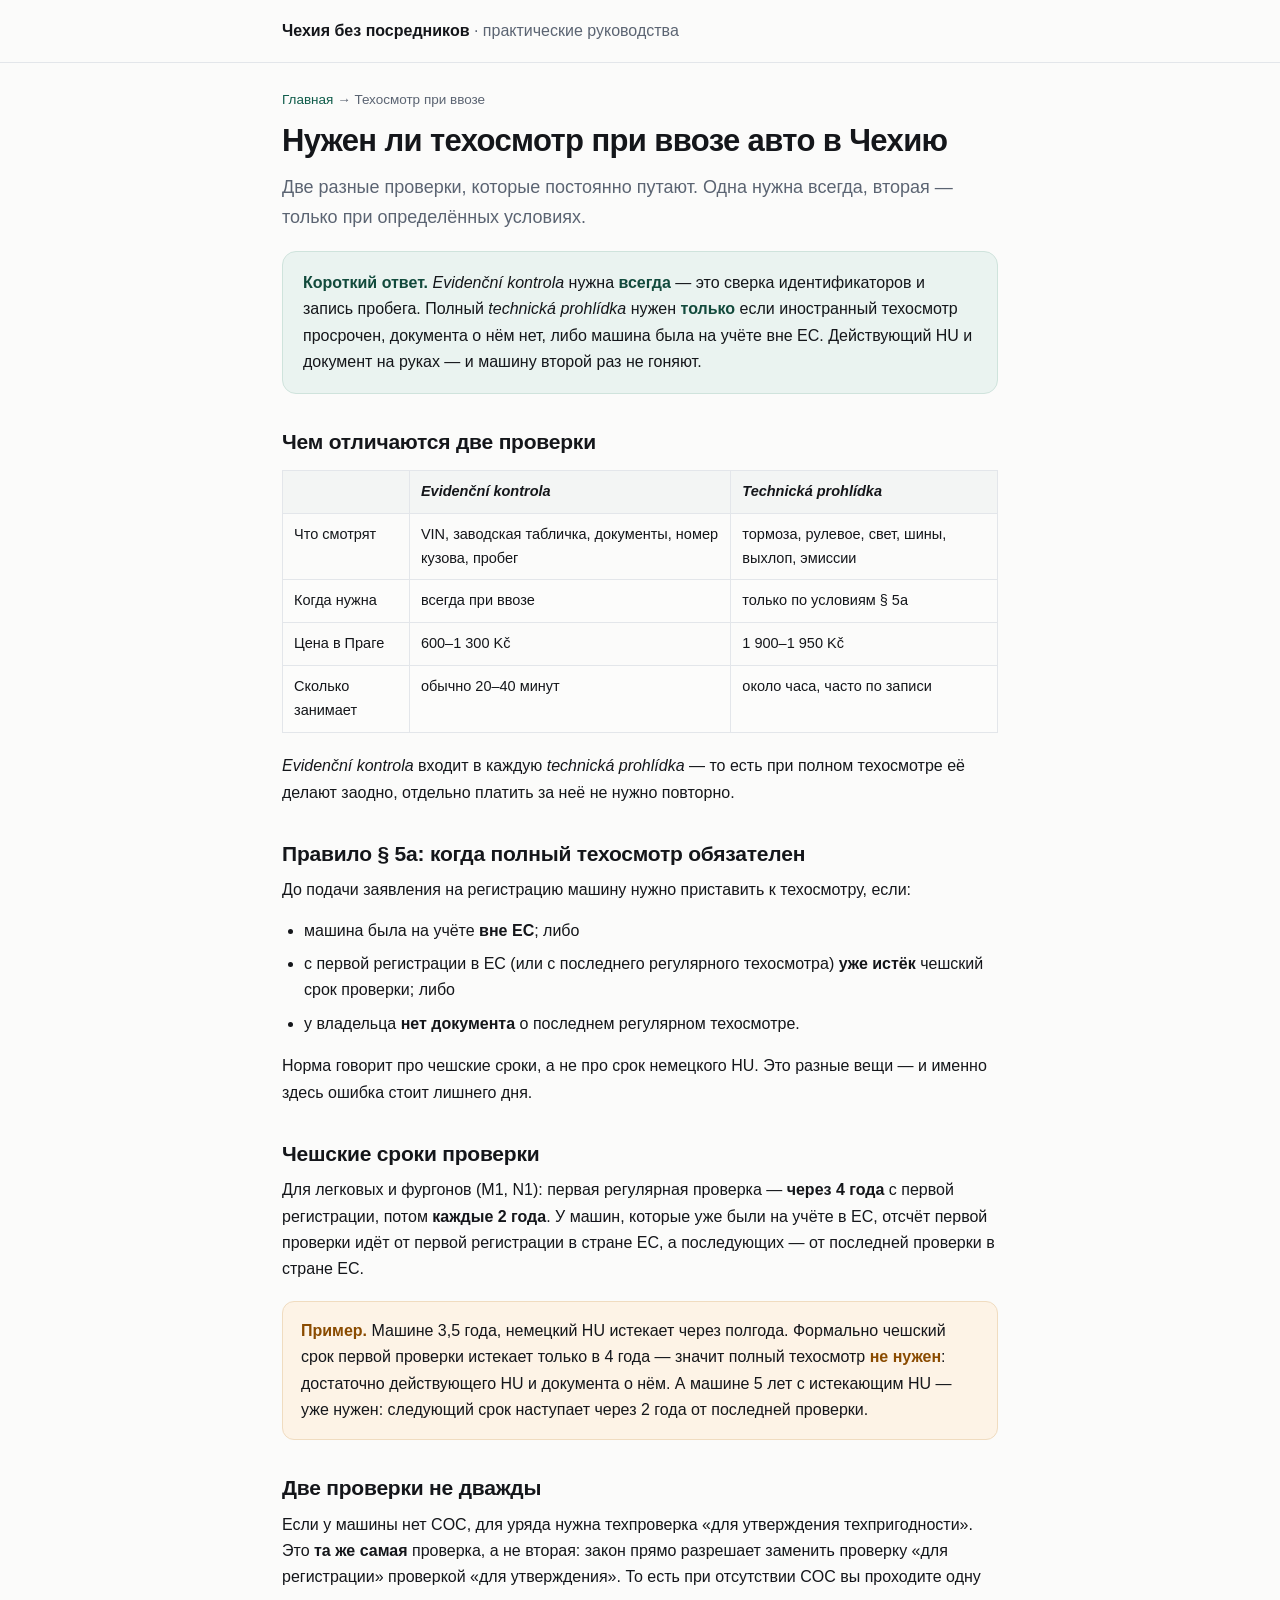
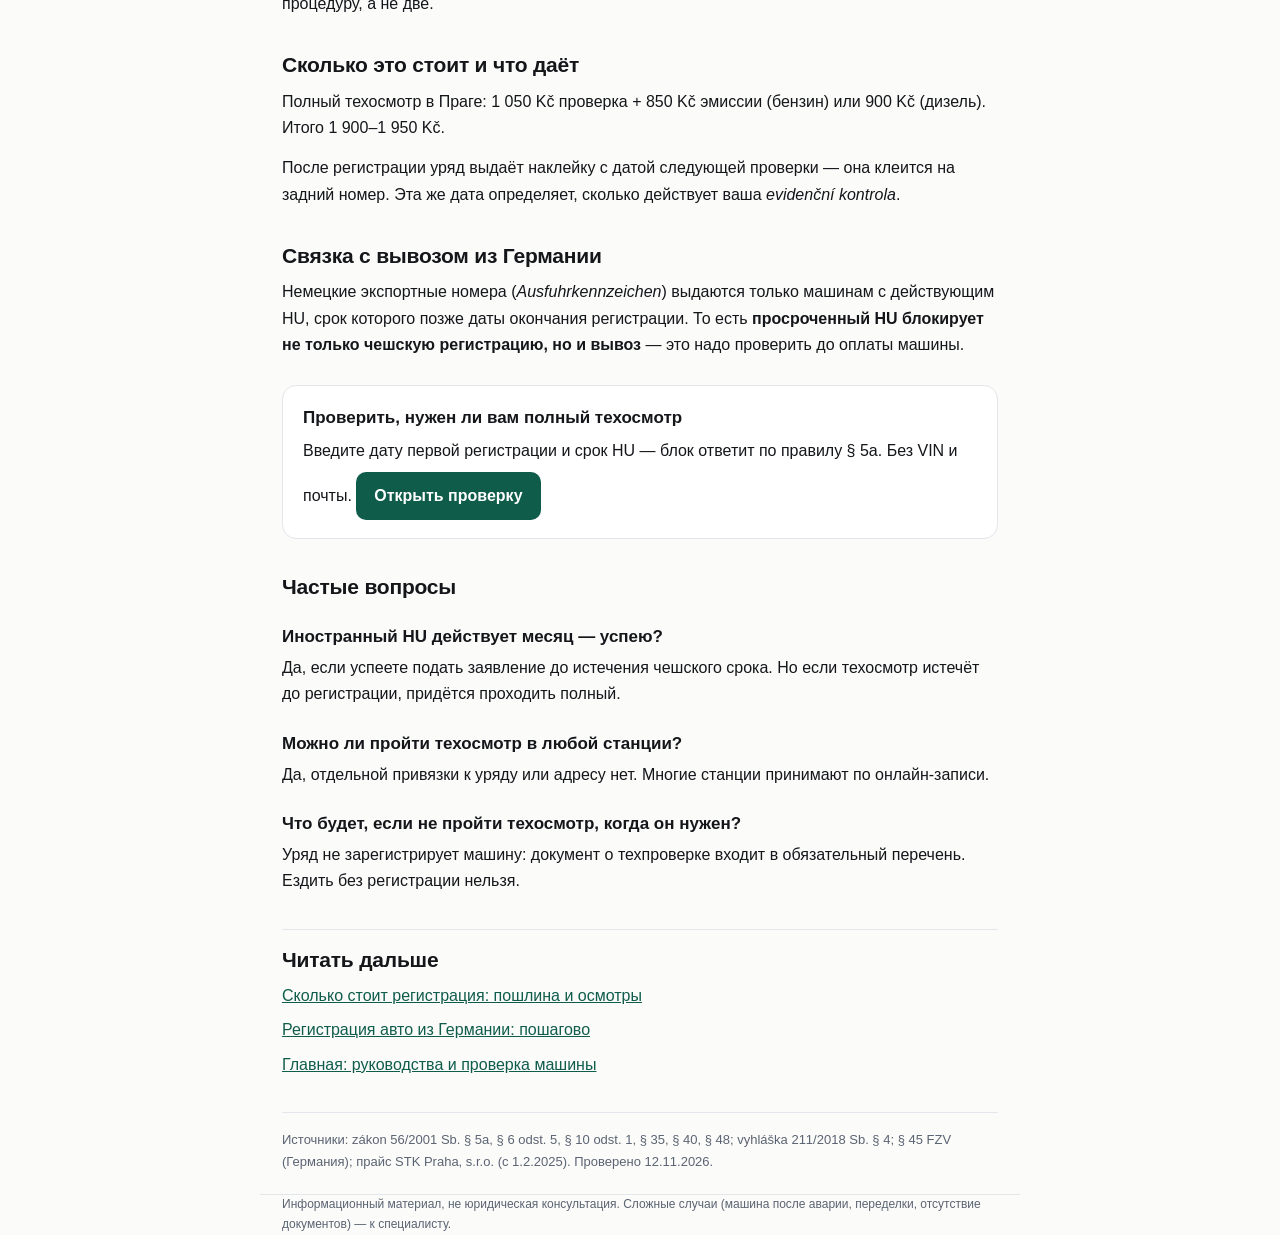
<file: tehosmotr-pri-vvoze-avto-v-chehii.html>
<!DOCTYPE html>
<html lang="ru">
<head>
<meta charset="utf-8">
<meta name="viewport" content="width=device-width, initial-scale=1">
<title>Нужен ли техосмотр при ввозе авто в Чехию из ЕС</title>
<meta name="description" content="Когда при ввозе нужен полный чешский техосмотр, а когда достаточно evidenční kontroly. Правило § 5a, сроки 4 года и 2 года, стоимость 1 900–1 950 Kč. Проверено 12.11.2026.">
<link rel="canonical" href="https://yaroslav8292.github.io/auto-cz/tehosmotr-pri-vvoze-avto-v-chehii.html">
<link rel="stylesheet" href="article.css">
</head>
<body>
<header><div class="wrap"><a class="brand" href="index.html">Чехия без посредников</a> <span>· практические руководства</span></div></header>

<main class="wrap">
  <p class="crumbs"><a href="index.html">Главная</a> → Техосмотр при ввозе</p>
  <h1>Нужен ли техосмотр при ввозе авто в Чехию</h1>

  <p class="lead">Две разные проверки, которые постоянно путают. Одна нужна всегда, вторая — только при определённых условиях.</p>

  <div class="answer">
    <b>Короткий ответ.</b> <i>Evidenční kontrola</i> нужна <b>всегда</b> — это сверка идентификаторов и запись пробега. Полный <i>technická prohlídka</i> нужен <b>только</b> если иностранный техосмотр просрочен, документа о нём нет, либо машина была на учёте вне ЕС. Действующий HU и документ на руках — и машину второй раз не гоняют.
  </div>

  <h2>Чем отличаются две проверки</h2>
  <table>
    <thead><tr><th></th><th><i>Evidenční kontrola</i></th><th><i>Technická prohlídka</i></th></tr></thead>
    <tbody>
      <tr><td>Что смотрят</td><td>VIN, заводская табличка, документы, номер кузова, пробег</td><td>тормоза, рулевое, свет, шины, выхлоп, эмиссии</td></tr>
      <tr><td>Когда нужна</td><td>всегда при ввозе</td><td>только по условиям § 5a</td></tr>
      <tr><td>Цена в Праге</td><td>600–1 300 Kč</td><td>1 900–1 950 Kč</td></tr>
      <tr><td>Сколько занимает</td><td>обычно 20–40 минут</td><td>около часа, часто по записи</td></tr>
    </tbody>
  </table>
  <p><i>Evidenční kontrola</i> входит в каждую <i>technická prohlídka</i> — то есть при полном техосмотре её делают заодно, отдельно платить за неё не нужно повторно.</p>

  <h2>Правило § 5a: когда полный техосмотр обязателен</h2>
  <p>До подачи заявления на регистрацию машину нужно приставить к техосмотру, если:</p>
  <ul>
    <li>машина была на учёте <b>вне ЕС</b>; либо</li>
    <li>с первой регистрации в ЕС (или с последнего регулярного техосмотра) <b>уже истёк</b> чешский срок проверки; либо</li>
    <li>у владельца <b>нет документа</b> о последнем регулярном техосмотре.</li>
  </ul>
  <p>Норма говорит про чешские сроки, а не про срок немецкого HU. Это разные вещи — и именно здесь ошибка стоит лишнего дня.</p>

  <h2>Чешские сроки проверки</h2>
  <p>Для легковых и фургонов (M1, N1): первая регулярная проверка — <b>через 4 года</b> с первой регистрации, потом <b>каждые 2 года</b>. У машин, которые уже были на учёте в ЕС, отсчёт первой проверки идёт от первой регистрации в стране ЕС, а последующих — от последней проверки в стране ЕС.</p>
  <div class="trap"><b>Пример.</b> Машине 3,5 года, немецкий HU истекает через полгода. Формально чешский срок первой проверки истекает только в 4 года — значит полный техосмотр <b>не нужен</b>: достаточно действующего HU и документа о нём. А машине 5 лет с истекающим HU — уже нужен: следующий срок наступает через 2 года от последней проверки.</div>

  <h2>Две проверки не дважды</h2>
  <p>Если у машины нет COC, для уряда нужна техпроверка «для утверждения техпригодности». Это <b>та же самая</b> проверка, а не вторая: закон прямо разрешает заменить проверку «для регистрации» проверкой «для утверждения». То есть при отсутствии COC вы проходите одну процедуру, а не две.</p>

  <h2>Сколько это стоит и что даёт</h2>
  <p>Полный техосмотр в Праге: 1 050 Kč проверка + 850 Kč эмиссии (бензин) или 900 Kč (дизель). Итого 1 900–1 950 Kč.</p>
  <p>После регистрации уряд выдаёт наклейку с датой следующей проверки — она клеится на задний номер. Эта же дата определяет, сколько действует ваша <i>evidenční kontrola</i>.</p>

  <h2>Связка с вывозом из Германии</h2>
  <p>Немецкие экспортные номера (<i>Ausfuhrkennzeichen</i>) выдаются только машинам с действующим HU, срок которого позже даты окончания регистрации. То есть <b>просроченный HU блокирует не только чешскую регистрацию, но и вывоз</b> — это надо проверить до оплаты машины.</p>

  <div class="cta">
    <b>Проверить, нужен ли вам полный техосмотр</b>
    Введите дату первой регистрации и срок HU — блок ответит по правилу § 5a. Без VIN и почты.
    <a class="btn" href="index.html#check">Открыть проверку</a>
  </div>

  <div class="faq">
    <h2>Частые вопросы</h2>
    <h3>Иностранный HU действует месяц — успею?</h3>
    <p>Да, если успеете подать заявление до истечения чешского срока. Но если техосмотр истечёт до регистрации, придётся проходить полный.</p>
    <h3>Можно ли пройти техосмотр в любой станции?</h3>
    <p>Да, отдельной привязки к уряду или адресу нет. Многие станции принимают по онлайн-записи.</p>
    <h3>Что будет, если не пройти техосмотр, когда он нужен?</h3>
    <p>Уряд не зарегистрирует машину: документ о техпроверке входит в обязательный перечень. Ездить без регистрации нельзя.</p>
  </div>

  <div class="more">
    <h2>Читать дальше</h2>
    <ul>
      <li><a href="skolko-stoit-registrace-avto-v-chehii.html">Сколько стоит регистрация: пошлина и осмотры</a></li>
      <li><a href="registrace-avto-iz-germanii.html">Регистрация авто из Германии: пошагово</a></li>
      <li><a href="index.html">Главная: руководства и проверка машины</a></li>
    </ul>
  </div>

  <p class="src">Источники: zákon 56/2001 Sb. § 5a, § 6 odst. 5, § 10 odst. 1, § 35, § 40, § 48; vyhláška 211/2018 Sb. § 4; § 45 FZV (Германия); прайс STK Praha, s.r.o. (с 1.2.2025). Проверено 12.11.2026.</p>
</main>

<footer class="wrap">Информационный материал, не юридическая консультация. Сложные случаи (машина после аварии, переделки, отсутствие документов) — к специалисту.</footer>

<script type="application/ld+json">
{"@context":"https://schema.org","@type":"FAQPage","mainEntity":[
{"@type":"Question","name":"Нужен ли чешский техосмотр при ввозе авто из Германии?","acceptedAnswer":{"@type":"Answer","text":"Полный техосмотр нужен только если иностранный HU просрочен, документа о нём нет или машина была на учёте вне ЕС. Evidenční kontrola обязательна всегда."}},
{"@type":"Question","name":"Через сколько лет нужен первый техосмотр в Чехии?","acceptedAnswer":{"@type":"Answer","text":"Для легковых автомобилей M1 и N1 первая регулярная проверка — через 4 года с первой регистрации в ЕС, затем каждые 2 года."}},
{"@type":"Question","name":"Сколько стоит полный техосмотр в Чехии?","acceptedAnswer":{"@type":"Answer","text":"В Праге около 1 900–1 950 Kč: 1 050 Kč проверка плюс 850 Kč за эмиссии для бензинового двигателя или 900 Kč для дизельного."}}
]}
</script>
</body>
</html>
</file>
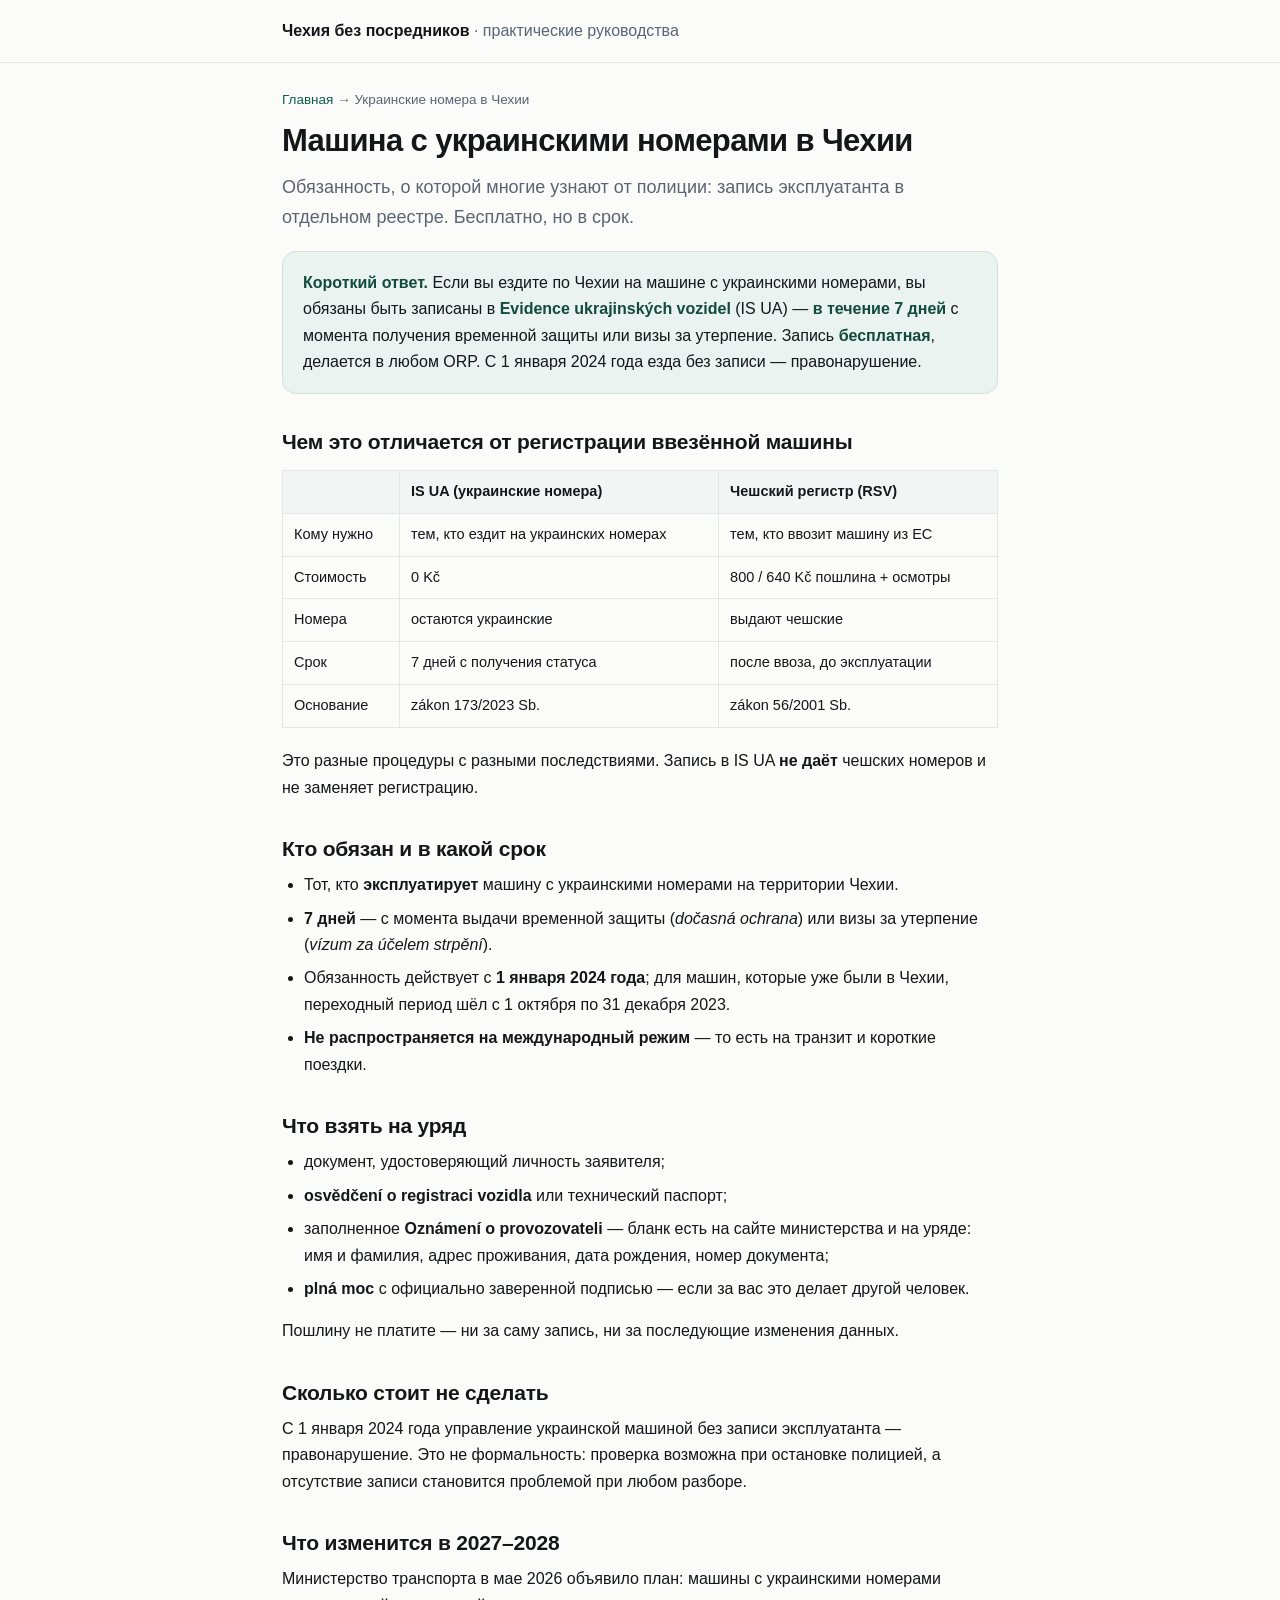
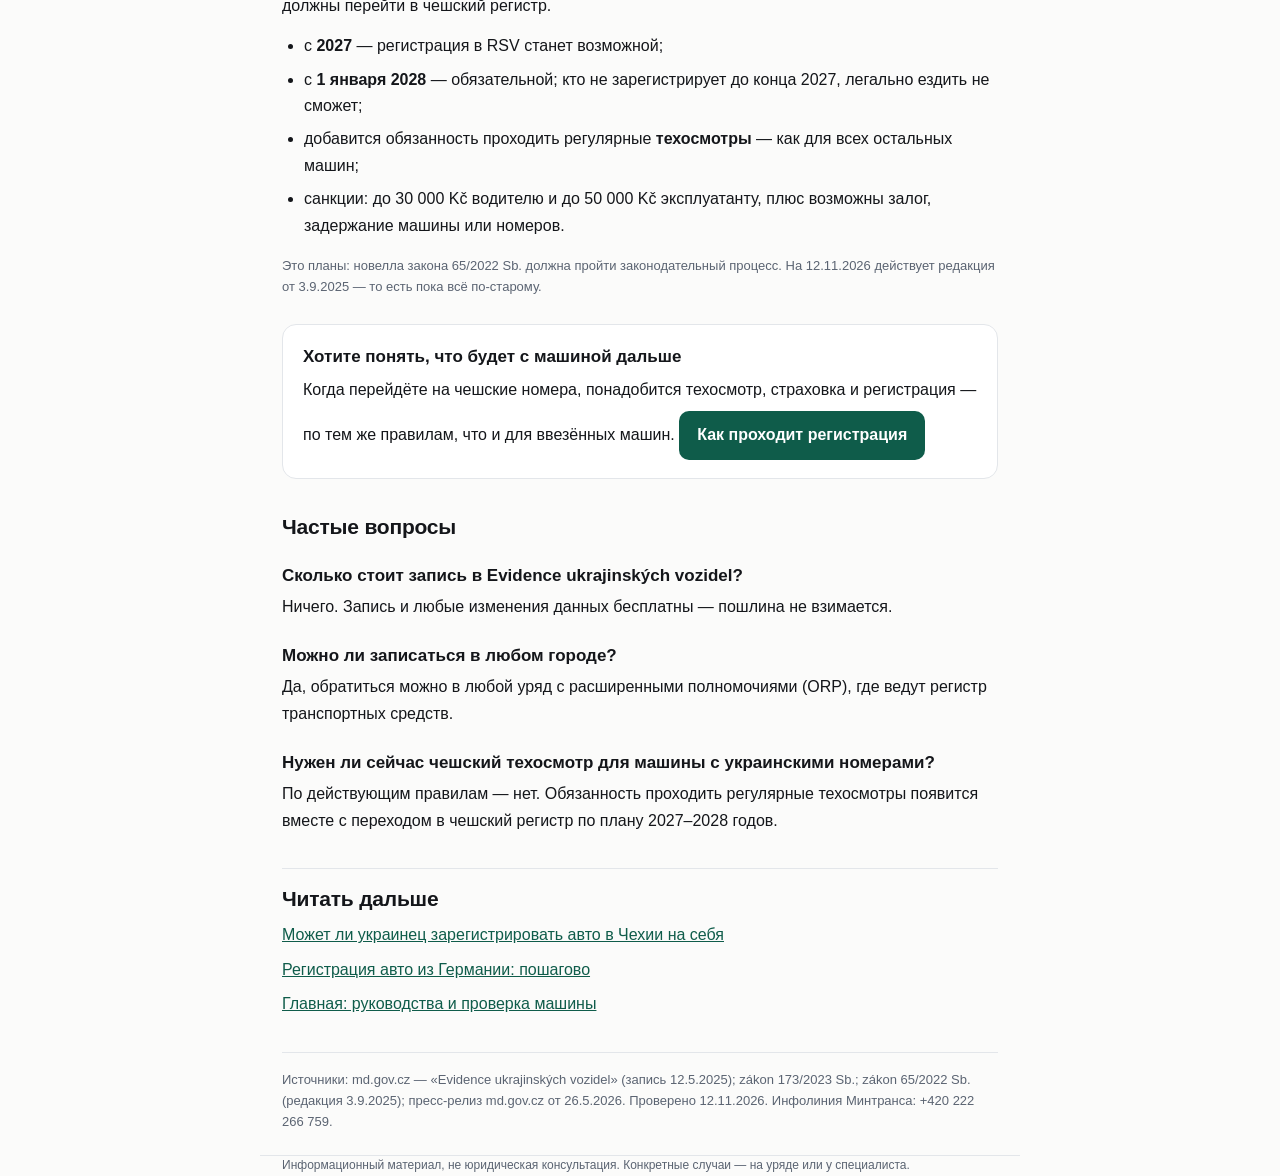
<file: ukrainskie-nomera-v-chehii.html>
<!DOCTYPE html>
<html lang="ru">
<head>
<meta charset="utf-8">
<meta name="viewport" content="width=device-width, initial-scale=1">
<title>Украинские номера в Чехии: регистрация за 7 дней, бесплатно</title>
<meta name="description" content="Машина с украинскими номерами: обязательная запись в Evidence ukrajinských vozidel в течение 7 дней, бесплатно, в любом ORP. Документы, сроки, штрафы и что будет с 2028 года.">
<link rel="canonical" href="https://yaroslav8292.github.io/auto-cz/ukrainskie-nomera-v-chehii.html">
<link rel="stylesheet" href="article.css">
</head>
<body>
<header><div class="wrap"><a class="brand" href="index.html">Чехия без посредников</a> <span>· практические руководства</span></div></header>

<main class="wrap">
  <p class="crumbs"><a href="index.html">Главная</a> → Украинские номера в Чехии</p>
  <h1>Машина с украинскими номерами в Чехии</h1>

  <p class="lead">Обязанность, о которой многие узнают от полиции: запись эксплуатанта в отдельном реестре. Бесплатно, но в срок.</p>

  <div class="answer">
    <b>Короткий ответ.</b> Если вы ездите по Чехии на машине с украинскими номерами, вы обязаны быть записаны в <b>Evidence ukrajinských vozidel</b> (IS UA) — <b>в течение 7 дней</b> с момента получения временной защиты или визы за утерпение. Запись <b>бесплатная</b>, делается в любом ORP. С 1 января 2024 года езда без записи — правонарушение.
  </div>

  <h2>Чем это отличается от регистрации ввезённой машины</h2>
  <table>
    <thead><tr><th></th><th>IS UA (украинские номера)</th><th>Чешский регистр (RSV)</th></tr></thead>
    <tbody>
      <tr><td>Кому нужно</td><td>тем, кто ездит на украинских номерах</td><td>тем, кто ввозит машину из ЕС</td></tr>
      <tr><td>Стоимость</td><td>0 Kč</td><td>800 / 640 Kč пошлина + осмотры</td></tr>
      <tr><td>Номера</td><td>остаются украинские</td><td>выдают чешские</td></tr>
      <tr><td>Срок</td><td>7 дней с получения статуса</td><td>после ввоза, до эксплуатации</td></tr>
      <tr><td>Основание</td><td>zákon 173/2023 Sb.</td><td>zákon 56/2001 Sb.</td></tr>
    </tbody>
  </table>
  <p>Это разные процедуры с разными последствиями. Запись в IS UA <b>не даёт</b> чешских номеров и не заменяет регистрацию.</p>

  <h2>Кто обязан и в какой срок</h2>
  <ul>
    <li>Тот, кто <b>эксплуатирует</b> машину с украинскими номерами на территории Чехии.</li>
    <li><b>7 дней</b> — с момента выдачи временной защиты (<i>dočasná ochrana</i>) или визы за утерпение (<i>vízum za účelem strpění</i>).</li>
    <li>Обязанность действует с <b>1 января 2024 года</b>; для машин, которые уже были в Чехии, переходный период шёл с 1 октября по 31 декабря 2023.</li>
    <li><b>Не распространяется на международный режим</b> — то есть на транзит и короткие поездки.</li>
  </ul>

  <h2>Что взять на уряд</h2>
  <ul>
    <li>документ, удостоверяющий личность заявителя;</li>
    <li><b>osvědčení o registraci vozidla</b> или технический паспорт;</li>
    <li>заполненное <b>Oznámení o provozovateli</b> — бланк есть на сайте министерства и на уряде: имя и фамилия, адрес проживания, дата рождения, номер документа;</li>
    <li><b>plná moc</b> с официально заверенной подписью — если за вас это делает другой человек.</li>
  </ul>
  <p>Пошлину не платите — ни за саму запись, ни за последующие изменения данных.</p>

  <h2>Сколько стоит не сделать</h2>
  <p>С 1 января 2024 года управление украинской машиной без записи эксплуатанта — правонарушение. Это не формальность: проверка возможна при остановке полицией, а отсутствие записи становится проблемой при любом разборе.</p>

  <h2>Что изменится в 2027–2028</h2>
  <p>Министерство транспорта в мае 2026 объявило план: машины с украинскими номерами должны перейти в чешский регистр.</p>
  <ul>
    <li>с <b>2027</b> — регистрация в RSV станет возможной;</li>
    <li>с <b>1 января 2028</b> — обязательной; кто не зарегистрирует до конца 2027, легально ездить не сможет;</li>
    <li>добавится обязанность проходить регулярные <b>техосмотры</b> — как для всех остальных машин;</li>
    <li>санкции: до 30 000 Kč водителю и до 50 000 Kč эксплуатанту, плюс возможны залог, задержание машины или номеров.</li>
  </ul>
  <p class="small">Это планы: новелла закона 65/2022 Sb. должна пройти законодательный процесс. На 12.11.2026 действует редакция от 3.9.2025 — то есть пока всё по-старому.</p>

  <div class="cta">
    <b>Хотите понять, что будет с машиной дальше</b>
    Когда перейдёте на чешские номера, понадобится техосмотр, страховка и регистрация — по тем же правилам, что и для ввезённых машин.
    <a class="btn" href="registrace-avto-iz-germanii.html">Как проходит регистрация</a>
  </div>

  <div class="faq">
    <h2>Частые вопросы</h2>
    <h3>Сколько стоит запись в Evidence ukrajinských vozidel?</h3>
    <p>Ничего. Запись и любые изменения данных бесплатны — пошлина не взимается.</p>
    <h3>Можно ли записаться в любом городе?</h3>
    <p>Да, обратиться можно в любой уряд с расширенными полномочиями (ORP), где ведут регистр транспортных средств.</p>
    <h3>Нужен ли сейчас чешский техосмотр для машины с украинскими номерами?</h3>
    <p>По действующим правилам — нет. Обязанность проходить регулярные техосмотры появится вместе с переходом в чешский регистр по плану 2027–2028 годов.</p>
  </div>

  <div class="more">
    <h2>Читать дальше</h2>
    <ul>
      <li><a href="registrace-avto-dlya-ukraincev.html">Может ли украинец зарегистрировать авто в Чехии на себя</a></li>
      <li><a href="registrace-avto-iz-germanii.html">Регистрация авто из Германии: пошагово</a></li>
      <li><a href="index.html">Главная: руководства и проверка машины</a></li>
    </ul>
  </div>

  <p class="src">Источники: md.gov.cz — «Evidence ukrajinských vozidel» (запись 12.5.2025); zákon 173/2023 Sb.; zákon 65/2022 Sb. (редакция 3.9.2025); пресс-релиз md.gov.cz от 26.5.2026. Проверено 12.11.2026. Инфолиния Минтранса: +420 222 266 759.</p>
</main>

<footer class="wrap">Информационный материал, не юридическая консультация. Конкретные случаи — на уряде или у специалиста.</footer>

<script type="application/ld+json">
{"@context":"https://schema.org","@type":"FAQPage","mainEntity":[
{"@type":"Question","name":"Сколько стоит запись в Evidence ukrajinských vozidel?","acceptedAnswer":{"@type":"Answer","text":"Ничего. Запись эксплуатанта украинской машины и любые изменения данных бесплатны, пошлина не взимается."}},
{"@type":"Question","name":"В какой срок нужно зарегистрировать украинскую машину в Чехии?","acceptedAnswer":{"@type":"Answer","text":"В течение 7 дней с момента получения временной защиты (dočasná ochrana) или визы за утерпение (vízum za účelem strpění). Обязанность действует с 1 января 2024 года."}},
{"@type":"Question","name":"Нужен ли чешский техосмотр для машины с украинскими номерами?","acceptedAnswer":{"@type":"Answer","text":"По действующим правилам нет. Обязанность регулярных техосмотров появится вместе с переходом таких машин в чешский регистр по плану министерства 2027–2028 годов."}}
]}
</script>
</body>
</html>
</file>
<file: article.css>
:root{
  --ink:#14161a; --muted:#5b6472; --line:#e3e6ea; --bg:#fbfbfa;
  --accent:#0f5c4a; --accent-soft:#eaf3f0; --warn:#8a4b00; --warn-soft:#fdf3e6;
}
*{box-sizing:border-box}
body{margin:0;background:var(--bg);color:var(--ink);
  font:16px/1.65 -apple-system,BlinkMacSystemFont,"Segoe UI",Roboto,"Helvetica Neue",Arial,sans-serif;
  -webkit-font-smoothing:antialiased}
.wrap{max-width:760px;margin:0 auto;padding:0 22px}
header{border-bottom:1px solid var(--line);padding:18px 0}
.brand{font-weight:650;color:var(--ink);text-decoration:none}
header .wrap span{color:var(--muted);font-weight:400}
.crumbs{font-size:13.5px;color:var(--muted);margin:26px 0 0}
.crumbs a{color:var(--accent);text-decoration:none}
h1{font-size:31px;line-height:1.22;letter-spacing:-.02em;margin:10px 0 14px;font-weight:700}
h2{font-size:21px;line-height:1.3;margin:34px 0 10px;letter-spacing:-.01em}
h3{font-size:17px;margin:22px 0 8px}
p{margin:0 0 14px}
ul,ol{padding-left:22px;margin:0 0 16px}
li{margin-bottom:7px}
a{color:var(--accent)}
.lead{font-size:18px;color:var(--muted);margin-bottom:18px}
.answer{background:var(--accent-soft);border:1px solid #cfe3dc;border-radius:14px;padding:18px 20px;margin:0 0 22px}
.answer b{color:#124a3c}
.trap{background:var(--warn-soft);border:1px solid #f0dcc0;border-radius:12px;padding:16px 18px;margin:18px 0}
.trap b{color:var(--warn)}
table{width:100%;border-collapse:collapse;margin:14px 0 20px;font-size:14.5px}
th,td{border:1px solid var(--line);padding:9px 11px;text-align:left;vertical-align:top}
th{background:#f3f5f4;font-weight:650}
tbody tr:nth-child(even){background:#fcfcfb}
.small{font-size:13px;color:var(--muted)}
.cta{background:#fff;border:1px solid var(--line);border-radius:14px;padding:18px 20px;margin:26px 0}
.cta b{display:block;font-size:17px;margin-bottom:6px}
.cta a.btn{display:inline-block;margin-top:8px;background:var(--accent);color:#fff;text-decoration:none;font-weight:600;padding:11px 18px;border-radius:10px}
.cta a.btn:hover{background:#0c4a3c}
.more{border-top:1px solid var(--line);margin-top:34px;padding-top:16px}
.more h2{margin-top:0}
.more ul{list-style:none;padding:0}
.more li{margin-bottom:8px}
.src{font-size:13px;color:var(--muted);border-top:1px solid var(--line);margin-top:34px;padding:16px 0 8px}
footer{font-size:12px;color:var(--muted);padding:20px 0 44px;border-top:1px solid var(--line);margin-top:26px}
.faq h3{margin-bottom:4px}
@media (max-width:640px){
  header .wrap span{display:none}
  h1{font-size:25px} h2{font-size:19px}
  table{font-size:13.5px} th,td{padding:7px 8px}
}
</file>
